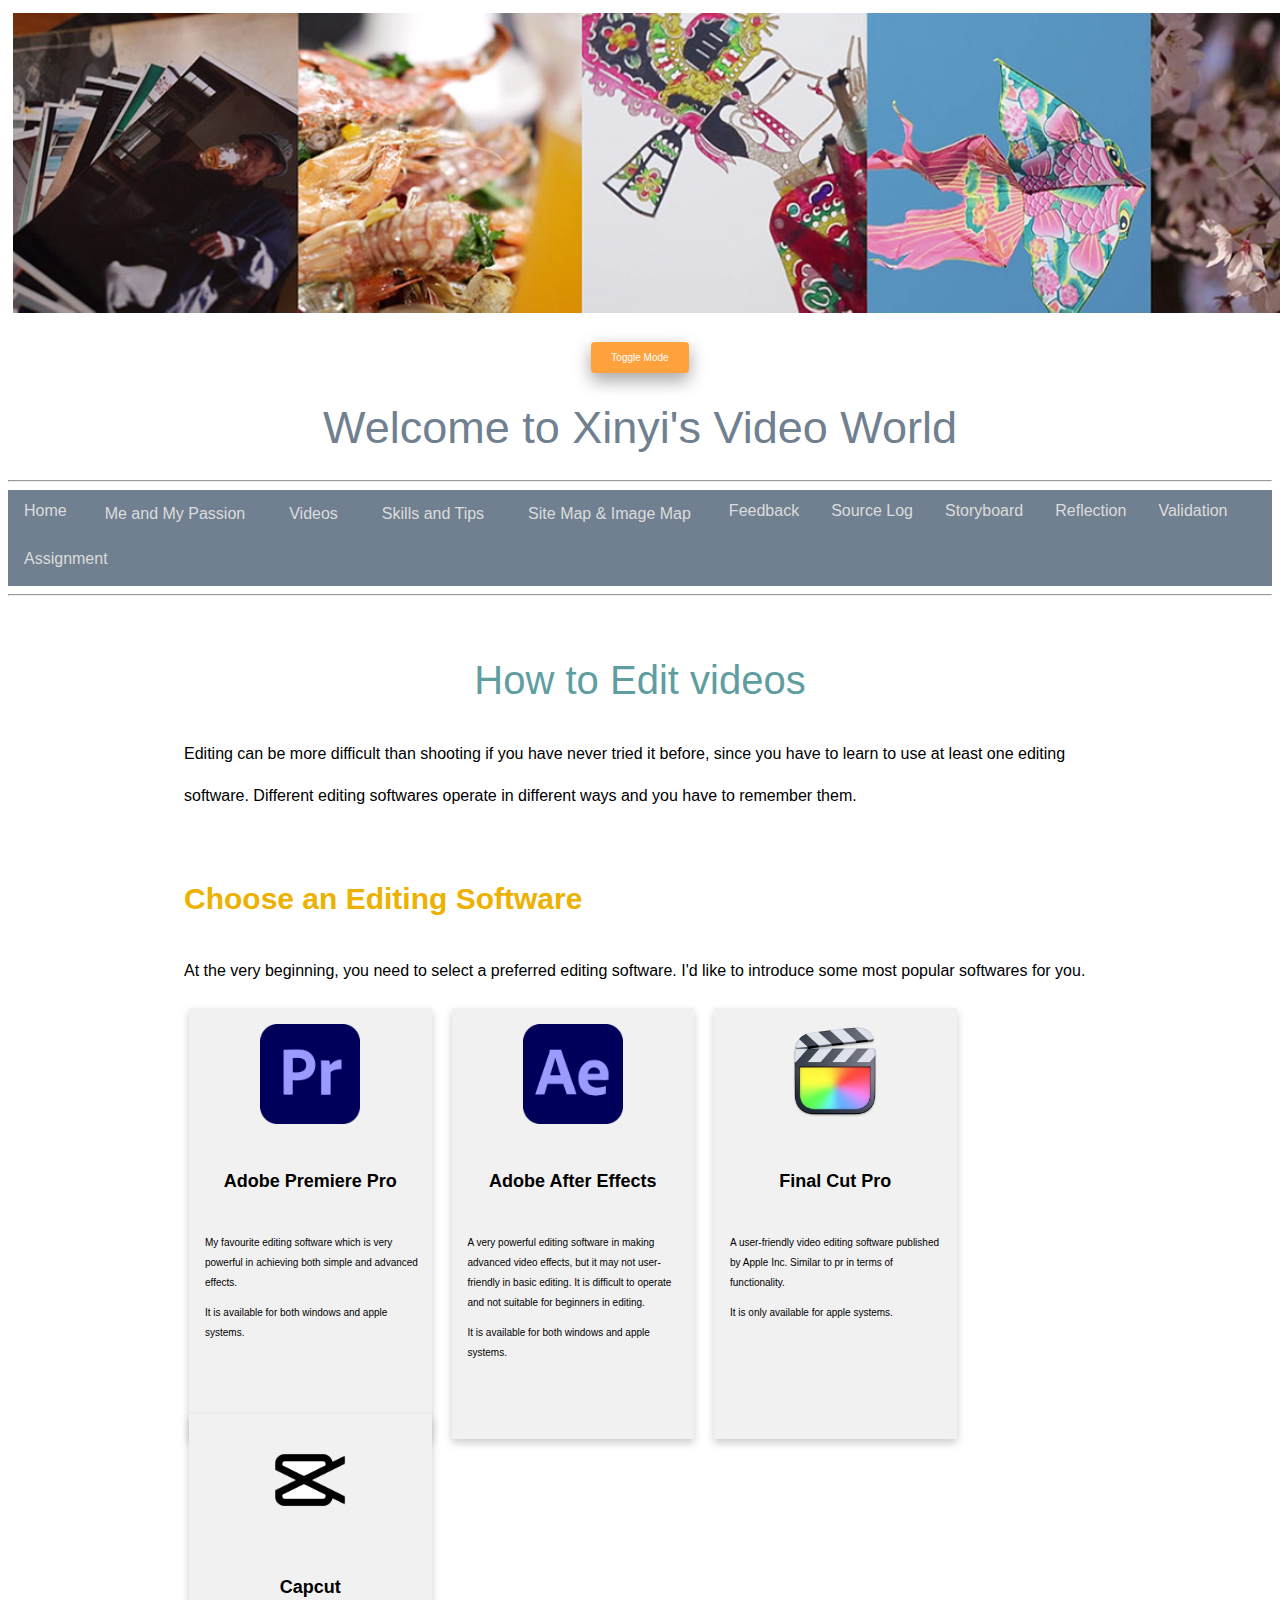
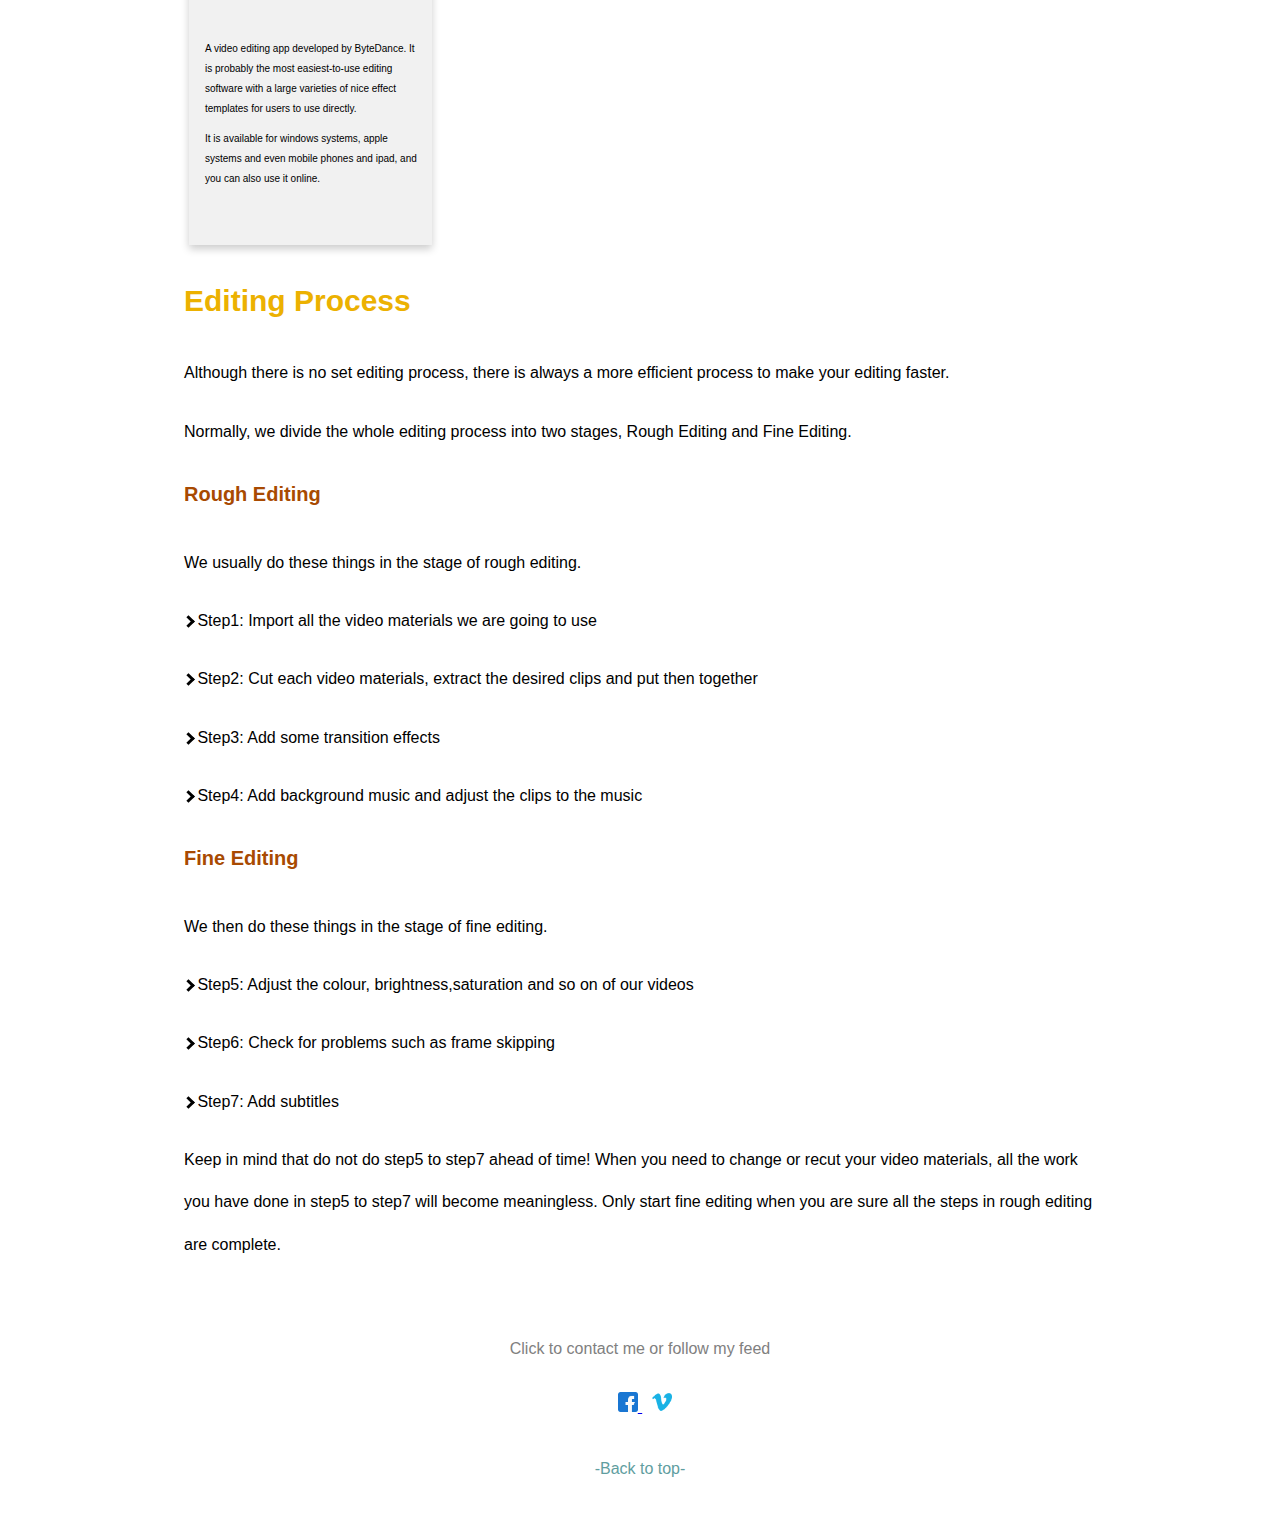
<file: Editing.html>
<!-- This is the page of Me and My Passion -->

<!DOCTYPE html>
<html lang="en">
<head>
    <meta charset="UTF-8">
    <meta http-equiv="X-UA-Compatible" content="IE=edge">
    <meta name="viewport" content="width=device-width, initial-scale=1.0">
    <title>Editing</title>
    <link rel="stylesheet" href="top.css">
    <link rel="stylesheet" href="Editing.css">
    <link rel="stylesheet" href="https://cdnjs.cloudflare.com/ajax/libs/font-awesome/4.7.0/css/font-awesome.min.css">
    <script src="dark.js"></script>
</head>
<body>

<!-- A design for the top part of every page on my website -->

<img id="cover" src="Images/cover.jpg" alt="Image failed to load">

<div id="buttonSection"><button class="btn2" onclick="myFunction()">Toggle Mode</button></div>

<h1>Welcome to Xinyi's Video World</h1>
<hr>

<!-- This is the navigation of my website -->

<div id="navigation">
    <a class="top" href="index.html">Home</a>
        <div class="dropdown">
            <button class="btn">Me and My Passion</button>
                <div class="dropdown-menu">
                    <a href="passion.html#me">About Me & My Passion</a><br>
                    <hr>
                    <a href="passion.html#site">About This Website</a>
                </div>
        </div> 
        <div class="dropdown">
            <button class="btn">Videos</button>
                <div class="dropdown-menu">
                    <a href="Exploring_Beer.html">Exploring Beer</a><br>
                    <hr>
                    <a href="Loving_Light_and_Shadow.html">Loving Light and Shadow</a>
                    <p></p><hr>
                    <a href="A_Bite_of_Qingdao.html">A Bite of Qingdao</a>
                </div>
        </div>
        <div class="dropdown">
            <button class="btn">Skills and Tips</button>
                <div class="dropdown-menu">
                    <a href="Shooting.html">Shooting</a><br>
                    <hr>
                    <a href="Editing.html">Editing</a><br>
                    <p></p><hr>
                    <a href="learn_more.html">Learn More</a>
                </div>
        </div>
        <div class="dropdown">
            <button class="btn">Site Map & Image Map</button>
                <div class="dropdown-menu">
                    <a href="sitemap.html">Site Map</a><br>
                    <hr>
                    <a href="imagemap.html">Image Map</a>
                </div>
        </div> 
    <a class="top" href="feedback.html">Feedback</a>
    <a class="top" href="sourcelog.html">Source Log</a>
    <a class="top" href="storyboard.html">Storyboard</a>
    <a class="top" href="reflection.html">Reflection</a>
    <a class="top" href="Validation.html">Validation</a>
    <a class="top" href="assignment.html">Assignment</a>
</div>
<hr>

<!-- This is the section below the navigation -->
     
<div id="main-body">

    <h2>How to Edit videos</h2>

    <p>Editing can be more difficult than shooting if you have never tried it before, since you have to learn to use at least one editing software. Different editing softwares operate in different ways and you have to remember them.</p>
    
    <h3>Choose an Editing Software</h3>

    <p>At the very beginning, you need to select a preferred editing software. I'd like to introduce some most popular softwares for you.</p>

    <div class="row">
        <div class="column">
          <div class="card">
            <img src="Images/pr.png" alt="Image failed to load" style="width: 100px;height: 100px;">
            <h5>Adobe Premiere Pro</h5>
            <div class="cardText">
                <p>My favourite editing software which is very powerful in achieving both simple and advanced effects.</p>
                <p>It is available for both windows and apple systems.</p>
                </div>
          </div>
        </div>
        <div class="column">
          <div class="card">
            <img src="Images/ae.png" alt="Image failed to load" style="width: 100px;height: 100px;">
            <h5>Adobe After Effects</h5>
            <div class="cardText">
                <p>A very powerful editing software in making advanced video effects, but it may not user-friendly in basic editing. It is difficult to operate and not suitable for beginners in editing.</p>
                <p>It is available for both windows and apple systems.</p>
            </div>
          </div>
        </div>
        <div class="column">
          <div class="card">
            <img src="Images/fcp.png" alt="Image failed to load" style="width: 100px;height: 100px;">
            <h5>Final Cut Pro</h5>
            <div class="cardText">
                <p>A user-friendly video editing software published by Apple Inc. Similar to pr in terms of functionality.</p>
                <p>It is only available for apple systems.</p>
            </div>
          </div>
        </div>
        <div class="column">
          <div class="card">
            <img src="Images/capcut.png" alt="Image failed to load" style="width: 100px;height: 100px;">
            <h5>Capcut</h5>
            <div class="cardText">
                <p>A video editing app developed by ByteDance. It is probably the most easiest-to-use editing software with a large varieties of nice effect templates for users to use directly.</p>
                <p>It is available for windows systems, apple systems and even mobile phones and ipad, and you can also use it online.</p>
            </div>
          </div>
        </div>
      </div>


    <h3>Editing Process</h3>

    <p>Although there is no set editing process, there is always a more efficient process to make your editing faster.</p>

    <p>Normally, we divide the whole editing process into two stages, Rough Editing and Fine Editing.</p>

    <h4>Rough Editing</h4>

    <p>We usually do these things in the stage of rough editing.</p>
    
    <p><i class="arrow right"></i>   Step1: Import all the video materials we are going to use</p>
    <p><i class="arrow right"></i>   Step2: Cut each video materials, extract the desired clips and put then together</p>
    <p><i class="arrow right"></i>   Step3: Add some transition effects</p>
    <p><i class="arrow right"></i>   Step4: Add background music and adjust the clips to the music</p>

    <h4>Fine Editing</h4>

    <p>We then do these things in the stage of fine editing.</p>

    <p><i class="arrow right"></i>   Step5: Adjust the colour, brightness,saturation and so on of our videos</p>
    <p><i class="arrow right"></i>   Step6: Check for problems such as frame skipping</p>
    <p><i class="arrow right"></i>   Step7: Add subtitles</p>

    <p>Keep in mind that do not do step5 to step7 ahead of time! When you need to change or recut your video materials, all the work you have done in step5 to step7 will become meaningless. Only start fine editing when you are sure all the steps in rough editing are complete.</p>


    <!-- Add 2 social media buttons-->
   
    <div id="socialButtons">
      <p>Click to contact me or follow my feed</p>
      <a target="_blank" href="https://www.facebook.com/profile.php?id=100083841635814">
        <img src="Images/facebook.png" alt="Image failed to load">
      </a>
      <a target="_blank" href="https://vimeo.com/user153894036">
        <img src="Images/vimeo.png" alt="Image failed to load">
      </a>
    </div>
   

    
    <!-- This is a convenient link for visitors to go back to the top of this page -->
    <p id="back"><a href="#cover">-Back to top-</a></p>

</div>

</body>
</html>
</file>
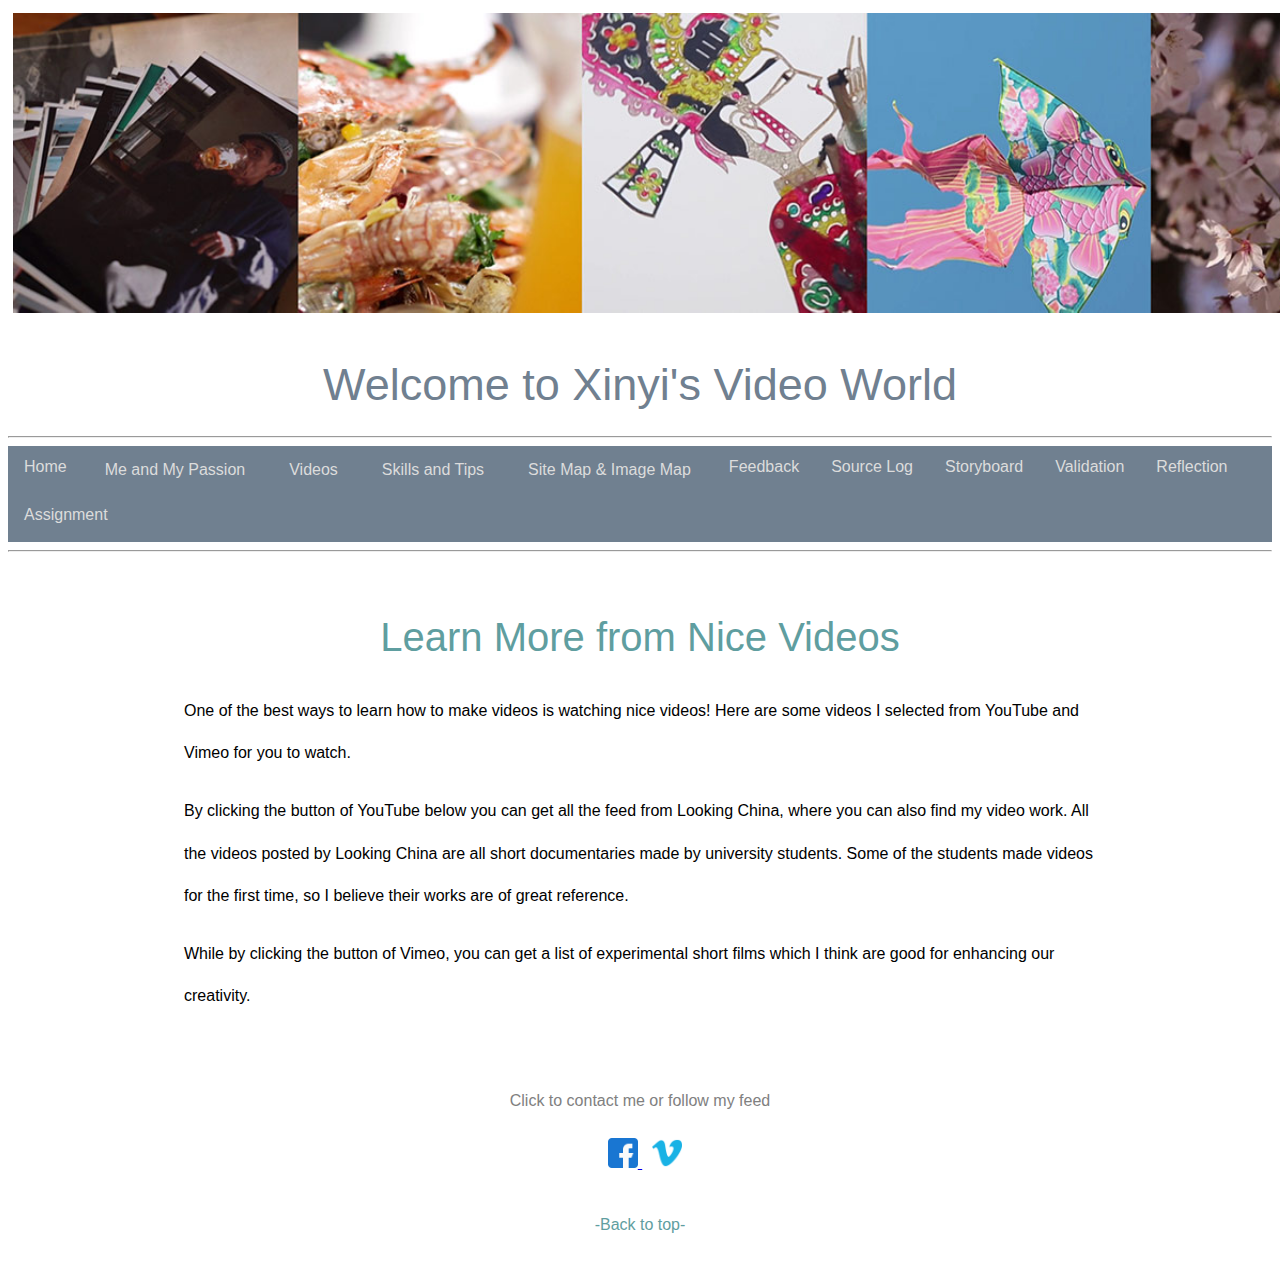
<file: learn_more.html>
<!-- This is the home page of my website-->

<!DOCTYPE html>
<html lang="en">
<head>
    <meta charset="UTF-8">
    <meta http-equiv="X-UA-Compatible" content="IE=edge">
    <meta name="viewport" content="width=device-width, initial-scale=1.0">
    <title> Learn More </title>
    <style>

    h2 {
    color: cadetblue;
    font-weight: lighter;
    font-size: 40px;
    font-family: 'Trebuchet MS', 'Lucida Sans Unicode', 'Lucida Grande', 'Lucida Sans', Arial, sans-serif;
    text-align: center;
    margin-bottom: 1.5ex;
    margin-top: 3ex;
    }

    </style>
    <link rel="stylesheet" href="top.css">
    <link rel="stylesheet" href="https://cdnjs.cloudflare.com/ajax/libs/font-awesome/4.7.0/css/font-awesome.min.css">
</head>
<body>

<!-- A design for the top part of every page on my website -->

<img id="cover" src="Images/cover.jpg" alt="Image failed to load">

<h1>Welcome to Xinyi's Video World</h1>
<hr>

<!-- This is the navigation of my website -->

<div id="navigation">
    <a class="top" href="index.html">Home</a>
        <div class="dropdown">
            <button class="btn">Me and My Passion</button>
                <div class="dropdown-menu">
                    <a href="passion.html#me">About Me & My Passion</a><br>
                    <hr>
                    <a href="passion.html#site">About This Website</a>
                </div>
        </div> 
        <div class="dropdown">
            <button class="btn">Videos</button>
                <div class="dropdown-menu">
                    <a href="Exploring_Beer.html">Exploring Beer</a><br>
                    <hr>
                    <a href="Loving_Light_and_Shadow.html">Loving Light and Shadow</a>
                    <p></p><hr>
                    <a href="A_Bite_of_Qingdao.html">A Bite of Qingdao</a>
                </div>
        </div>
        <div class="dropdown">
            <button class="btn">Skills and Tips</button>
                <div class="dropdown-menu">
                    <a href="Shooting.html">Shooting</a><br>
                    <hr>
                    <a href="Editing.html">Editing</a><br>
                    <p></p><hr>
                    <a href="learn_more.html">Learn More</a>
                </div>
        </div>
        <div class="dropdown">
            <button class="btn">Site Map & Image Map</button>
                <div class="dropdown-menu">
                    <a href="sitemap.html">Site Map</a><br>
                    <hr>
                    <a href="imagemap.html">Image Map</a>
                </div>
        </div> 
    <a class="top" href="feedback.html">Feedback</a>
    <a class="top" href="sourcelog.html">Source Log</a>
    <a class="top" href="storyboard.html">Storyboard</a>
    <a class="top" href="Validation.html">Validation</a>
    <a class="top" href="reflection.html">Reflection</a>
    <a class="top" href="assignment.html">Assignment</a>
</div>
<hr>

<!-- This is the section below the navigation -->

<div id="main-body">

<h2>Learn More from Nice Videos</h2>
    
<p>One of the best ways to learn how to make videos is watching nice videos! Here are some videos I selected from YouTube and Vimeo for you to watch.</p>

<p>By clicking the button of YouTube below you can get all the feed from Looking China, where you can also find my video work. All the videos posted by Looking China are all short documentaries made by university students. Some of the students made videos for the first time, so I believe their works are of great reference.</p>

<p>While by clicking the button of Vimeo, you can get a list of experimental short films which I think are good for enhancing our creativity.</p>


<!-- Add social networking feed -->
<div class="taggbox" style="width:100%;height:100%;" data-widget-id="110750" data-tags="false">
</div>
<script src="feed_nice_videos.js"></script>


<!-- Add 2 social media buttons-->
<div id="socialButtons">
<p>Click to contact me or follow my feed</p>
<a target="_blank" href="https://www.facebook.com/profile.php?id=100083841635814">
<img src="Images/facebook.png" alt="Image failed to load">
</a>
<a target="_blank" href="https://vimeo.com/user153894036">
<img src="Images/vimeo.png" alt="Image failed to load">
</a>
</div>


<!-- This is a convenient link for visitors to go back to the top of this page -->
<div><p id="back"><a href="#cover">-Back to top-</a></p></div>

</div>
</body>
</html>
</file>
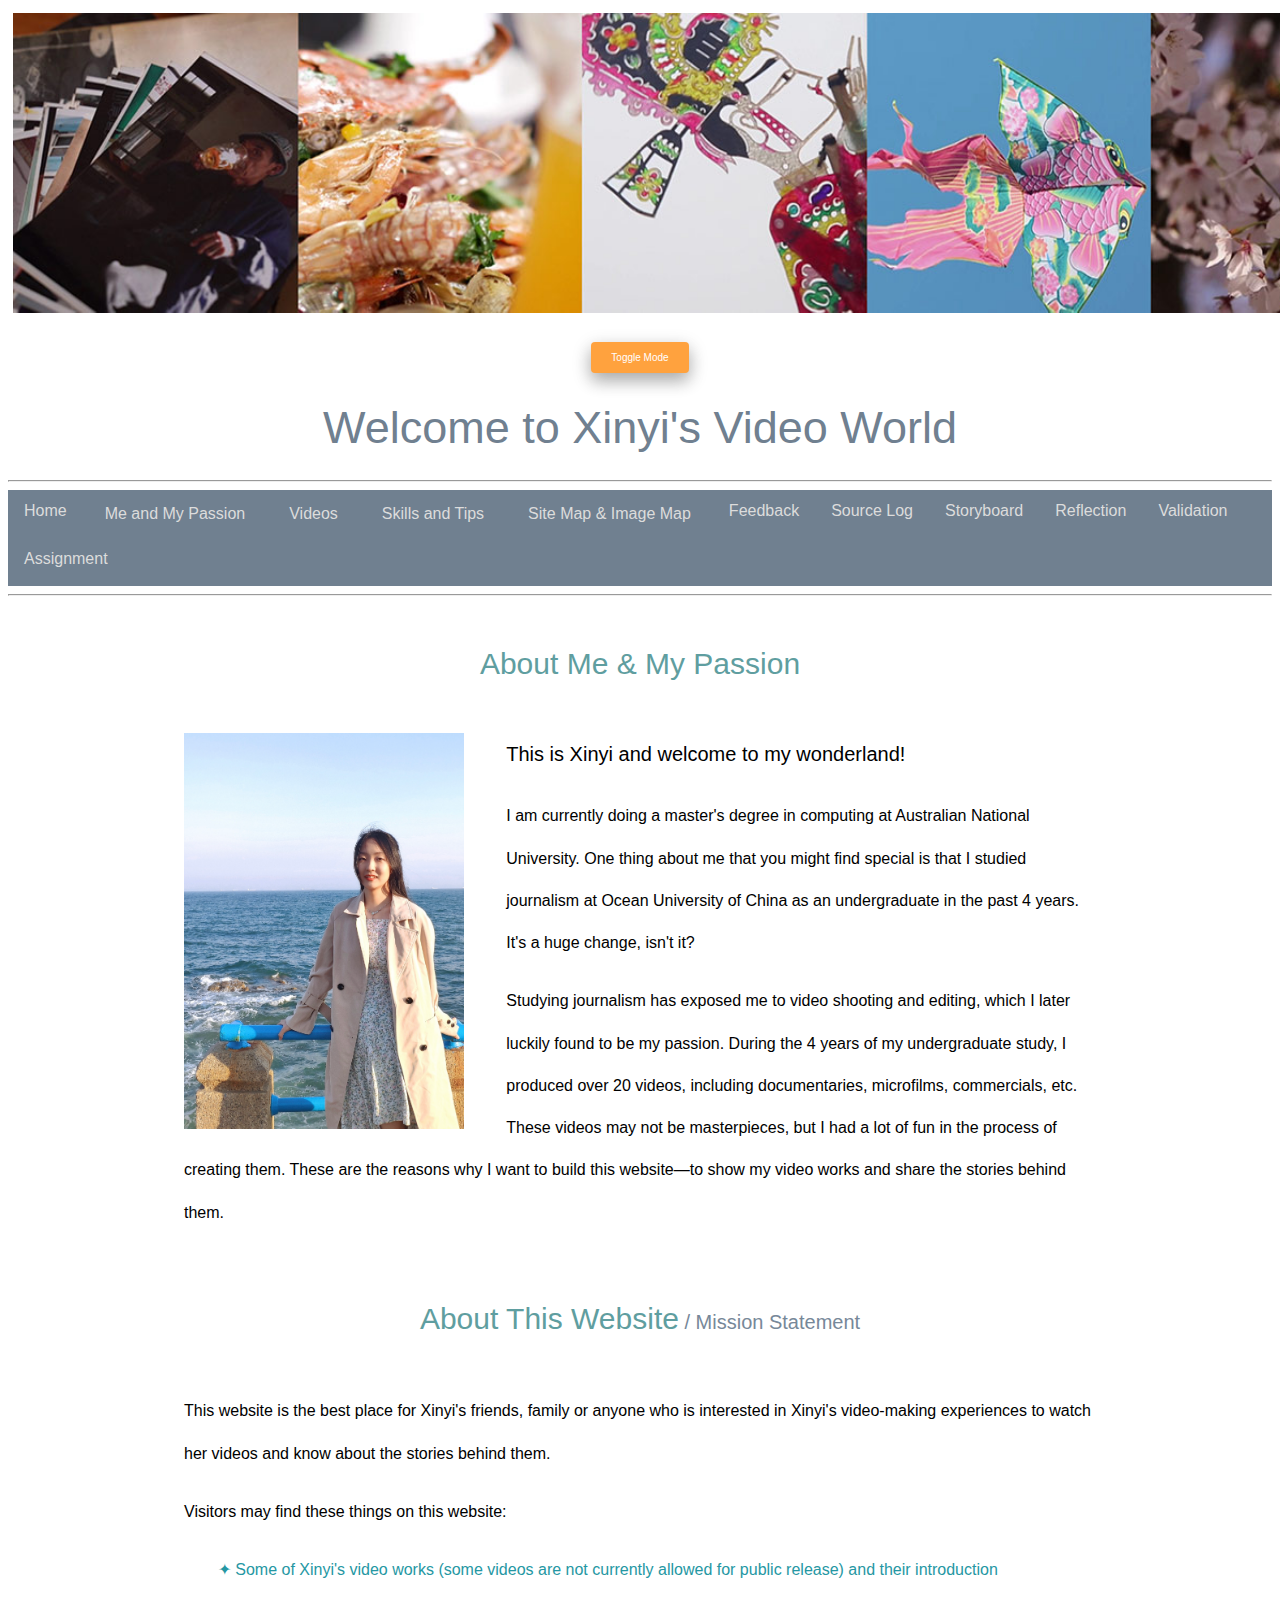
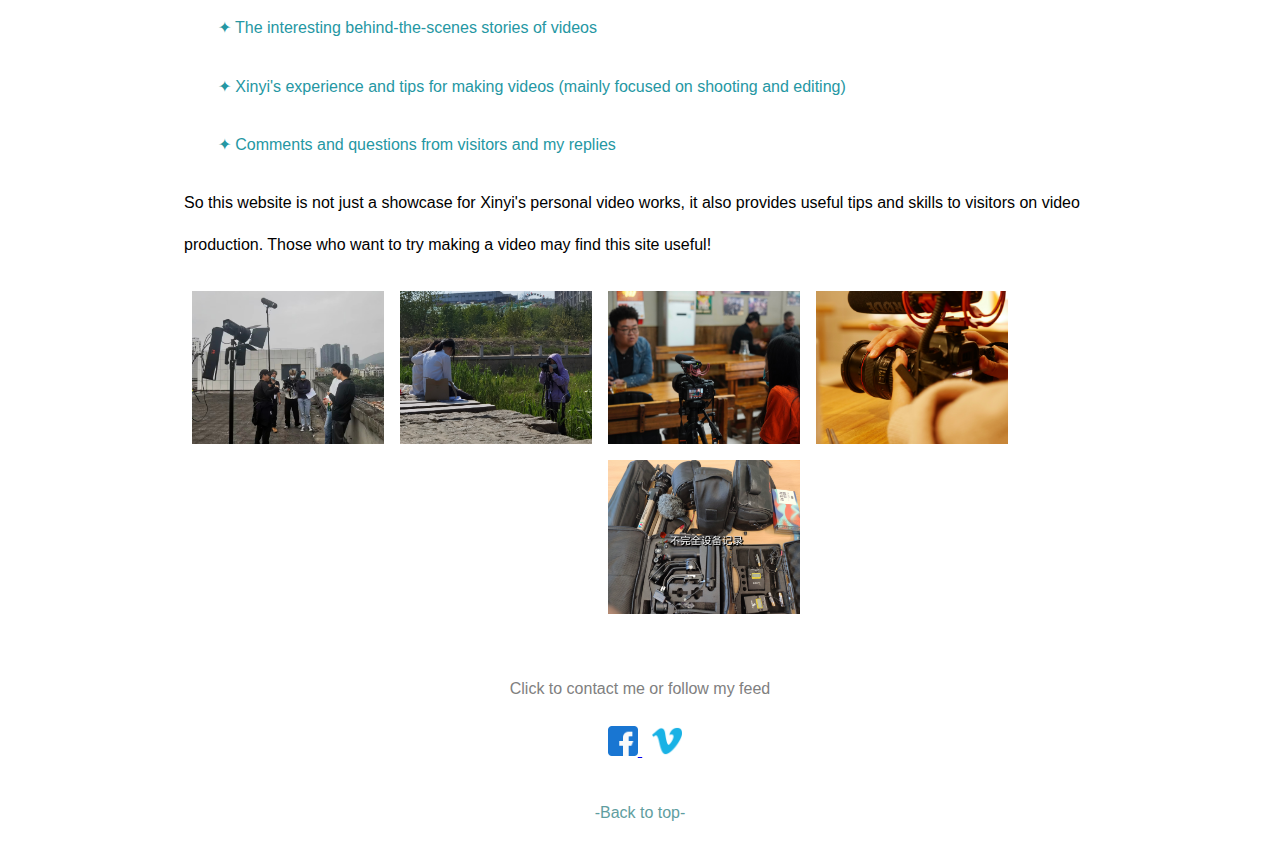
<file: passion.html>
<!-- This is the page of Me and My Passion -->

<!DOCTYPE html>
<html lang="en">
<head>
    <meta charset="UTF-8">
    <meta http-equiv="X-UA-Compatible" content="IE=edge">
    <meta name="viewport" content="width=device-width, initial-scale=1.0">
    <title>Me and my passion</title>
    <link rel="stylesheet" href="passion.css">
    <link rel="stylesheet" href="top.css">
    <script src="dark.js"></script>
</head>
<body>

<!-- A design for the top part of every page on my website -->

<img id="cover" src="Images/cover.jpg" alt="Image failed to load">

<div id="buttonSection"><button class="btn2" onclick="myFunction()">Toggle Mode</button></div>

<h1>Welcome to Xinyi's Video World</h1>
<hr>
<!-- This is the navigation of my website -->

<div id="navigation">
    <a class="top" href="index.html">Home</a>
        <div class="dropdown">
            <button class="btn">Me and My Passion</button>
                <div class="dropdown-menu">
                    <a href="passion.html#me">About Me & My Passion</a><br>
                    <hr>
                    <a href="passion.html#site">About This Website</a>
                </div>
        </div> 
        <div class="dropdown">
            <button class="btn">Videos</button>
                <div class="dropdown-menu">
                    <a href="Exploring_Beer.html">Exploring Beer</a><br>
                    <hr>
                    <a href="Loving_Light_and_Shadow.html">Loving Light and Shadow</a>
                    <p></p><hr>
                    <a href="A_Bite_of_Qingdao.html">A Bite of Qingdao</a>
                </div>
        </div>
        <div class="dropdown">
            <button class="btn">Skills and Tips</button>
                <div class="dropdown-menu">
                    <a href="Shooting.html">Shooting</a><br>
                    <hr>
                    <a href="Editing.html">Editing</a><br>
                    <p></p><hr>
                    <a href="learn_more.html">Learn More</a>
                </div>
        </div>
        <div class="dropdown">
            <button class="btn">Site Map & Image Map</button>
                <div class="dropdown-menu">
                    <a href="sitemap.html">Site Map</a><br>
                    <hr>
                    <a href="imagemap.html">Image Map</a>
                </div>
        </div> 
    <a class="top" href="feedback.html">Feedback</a>
    <a class="top" href="sourcelog.html">Source Log</a>
    <a class="top" href="storyboard.html">Storyboard</a>
    <a class="top" href="reflection.html">Reflection</a>
    <a class="top" href="Validation.html">Validation</a>
    <a class="top" href="assignment.html">Assignment</a>
</div>
<hr>

<!-- This is the section below the navigation -->
     
<div id="main-body">

    <!-- This is the section of Me and My Passion -->

    <h2 id="me">About Me & My Passion</h2>
    <div id="myphoto">
        <img src="Images/myphoto.jpg" alt="Image failed to load">
    </div>  
    <p id="greeting">This is Xinyi and welcome to my wonderland!</p>
    <p class="text"> I am currently doing a master's degree in computing at Australian National University. 
    One thing about me that you might find special is that I studied journalism at Ocean University of China as an undergraduate in the past 4 years. It's a huge change, isn't it?
    </p>
    <p class="text"> Studying journalism has exposed me to video shooting and editing, which I later luckily found to be my passion. 
    During the 4 years of my undergraduate study, I produced over 20 videos, including documentaries, microfilms, commercials, etc. 
    These videos may not be masterpieces, but I had a lot of fun in the process of creating them. 
    These are the reasons why I want to build this website—to show my video works and share the stories behind them. 
    </p>
     
    <div class="clear">
    </div>

    <!-- This is the section of Mission Statement -->
    
    <!-- To set 2 different styles for the text in one line -->

    <h2 id="site">About This Website<small id="mission"> / Mission Statement</small></h2>
    <p class="text">This website is the best place for Xinyi's friends, family or anyone who is interested in Xinyi's video-making experiences to watch her videos and know about the stories behind them.
    </p>
    <p class="text">Visitors may find these things on this website:</p>
    <p class="text-li">✦ Some of Xinyi's video works (some videos are not currently allowed for public release) and their introduction</p>
    <p class="text-li">✦ The interesting behind-the-scenes stories of videos</p>
    <p class="text-li">✦ Xinyi's experience and tips for making videos (mainly focused on shooting and editing)</p>
    <p class="text-li">✦ Comments and questions from visitors and my replies</p>
    <p class="text">So this website is not just a showcase for Xinyi's personal video works, it also provides useful tips and skills to visitors on video production. Those who want to try making a video may find this site useful! 
    </p>

    <div class="clear">
    </div>

    <div class="photos1-5"><img src="Images/1.jpg" alt="Image failed to load"></div>
    <div class="photos1-5"><img src="Images/2.jpg" alt="Image failed to load"></div>
    <div class="photos1-5"><img src="Images/3.jpg" alt="Image failed to load"></div>
    <div class="photos1-5"><img src="Images/4.jpg" alt="Image failed to load"></div>
    <div class="photos1-5"><img src="Images/5.jpg" alt="Image failed to load"></div>
    
    <div class="clear">
    </div>


    <!-- Add social media buttons-->
   
    <div id="socialButtons">
        <p>Click to contact me or follow my feed</p>
    <a target="_blank" href="https://www.facebook.com/profile.php?id=100083841635814">
        <img src="Images/facebook.png" alt="Image failed to load">
    </a>
    <a target="_blank" href="https://vimeo.com/user153894036">
        <img src="Images/vimeo.png" alt="Image failed to load">
    </a>
    </div>
    

    
    <!-- This is a convenient link for visitors to go back to the top of this page -->

    <p id="back"><a href="#cover">-Back to top-</a></p>

</div>

</body>
</html>
</file>
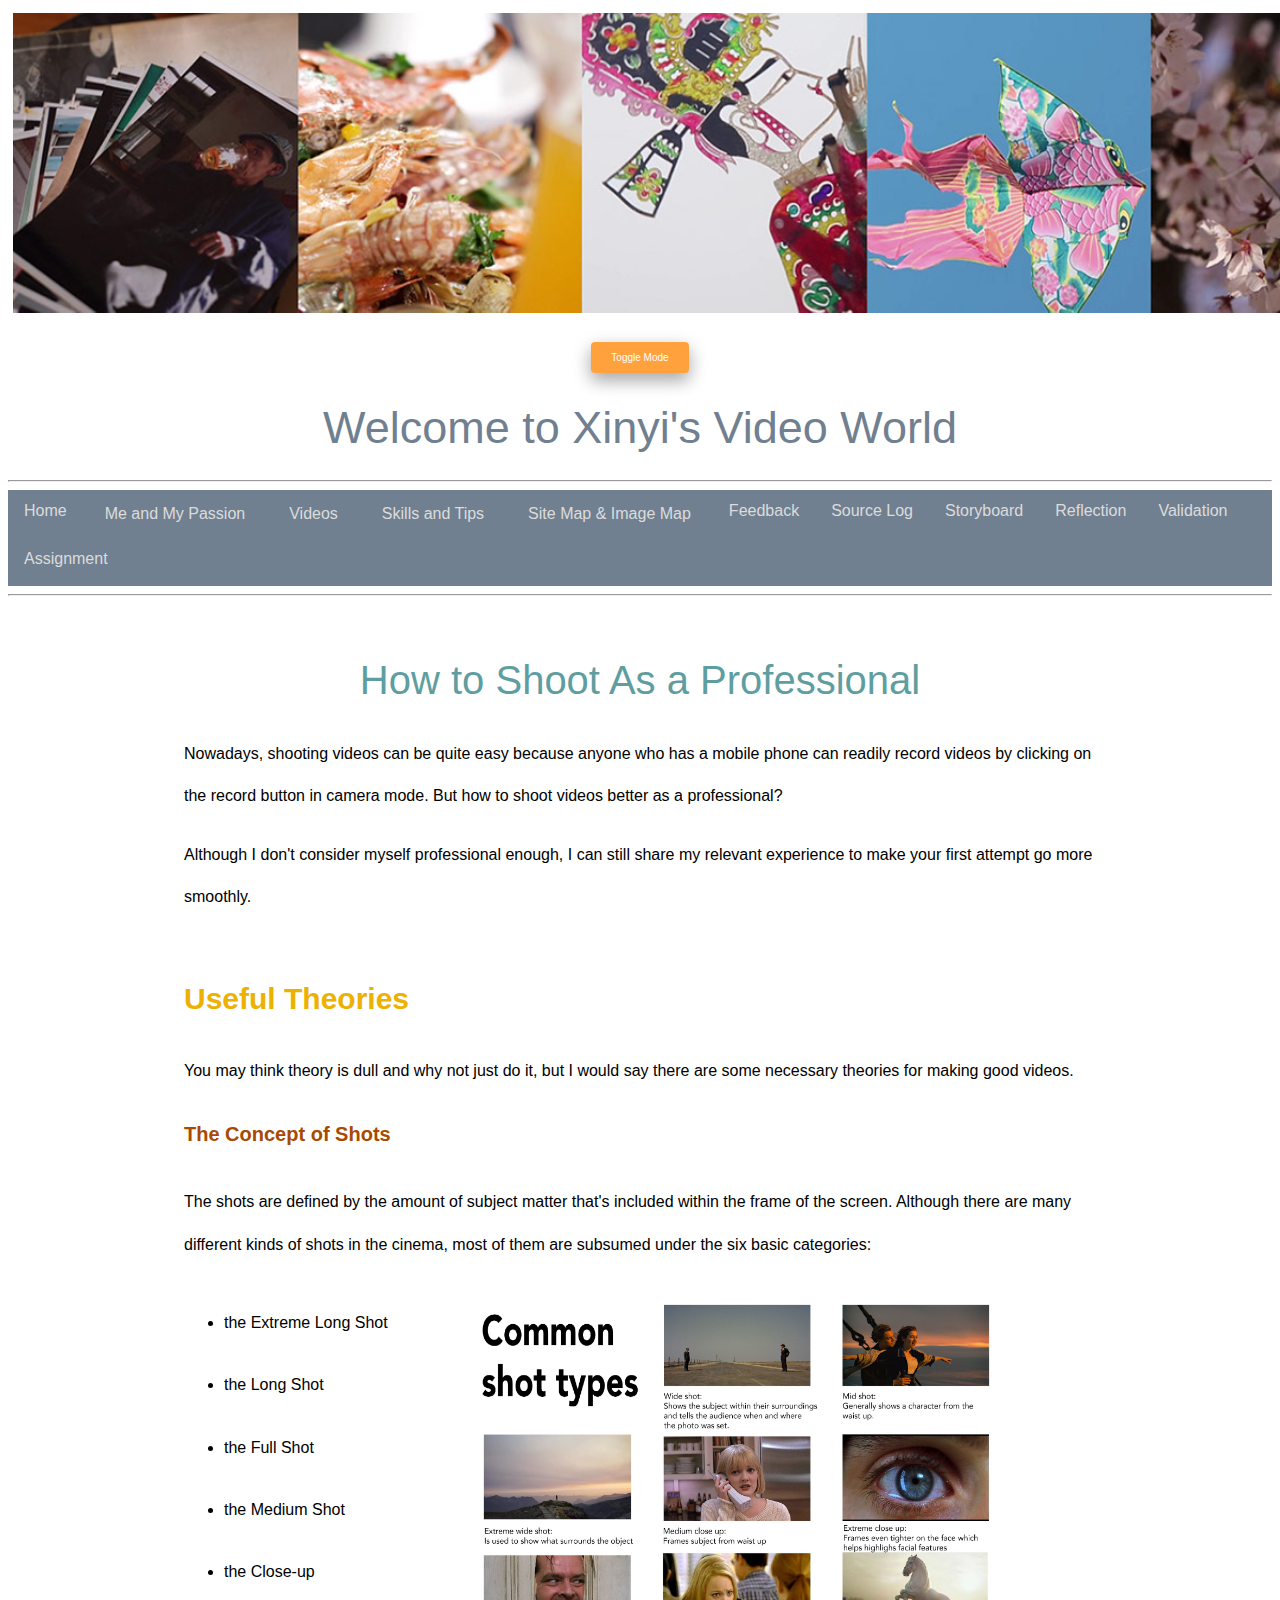
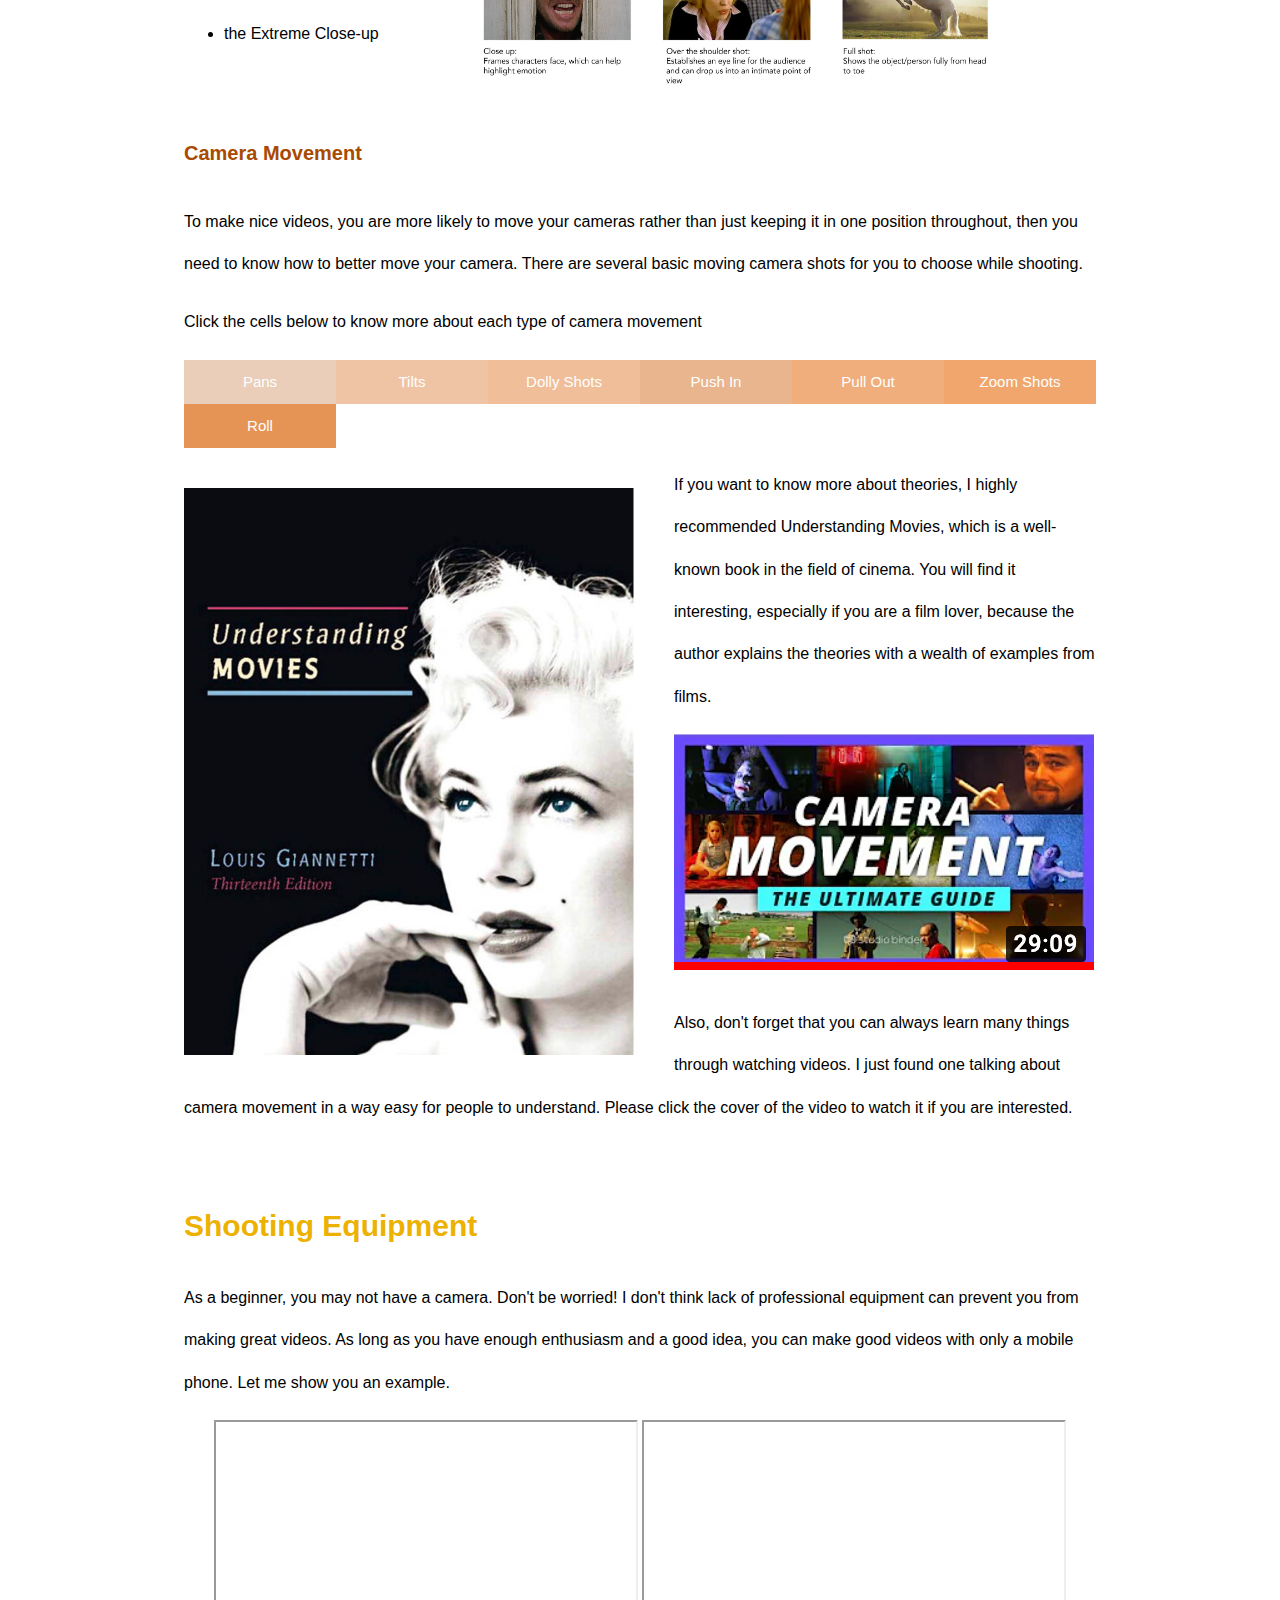
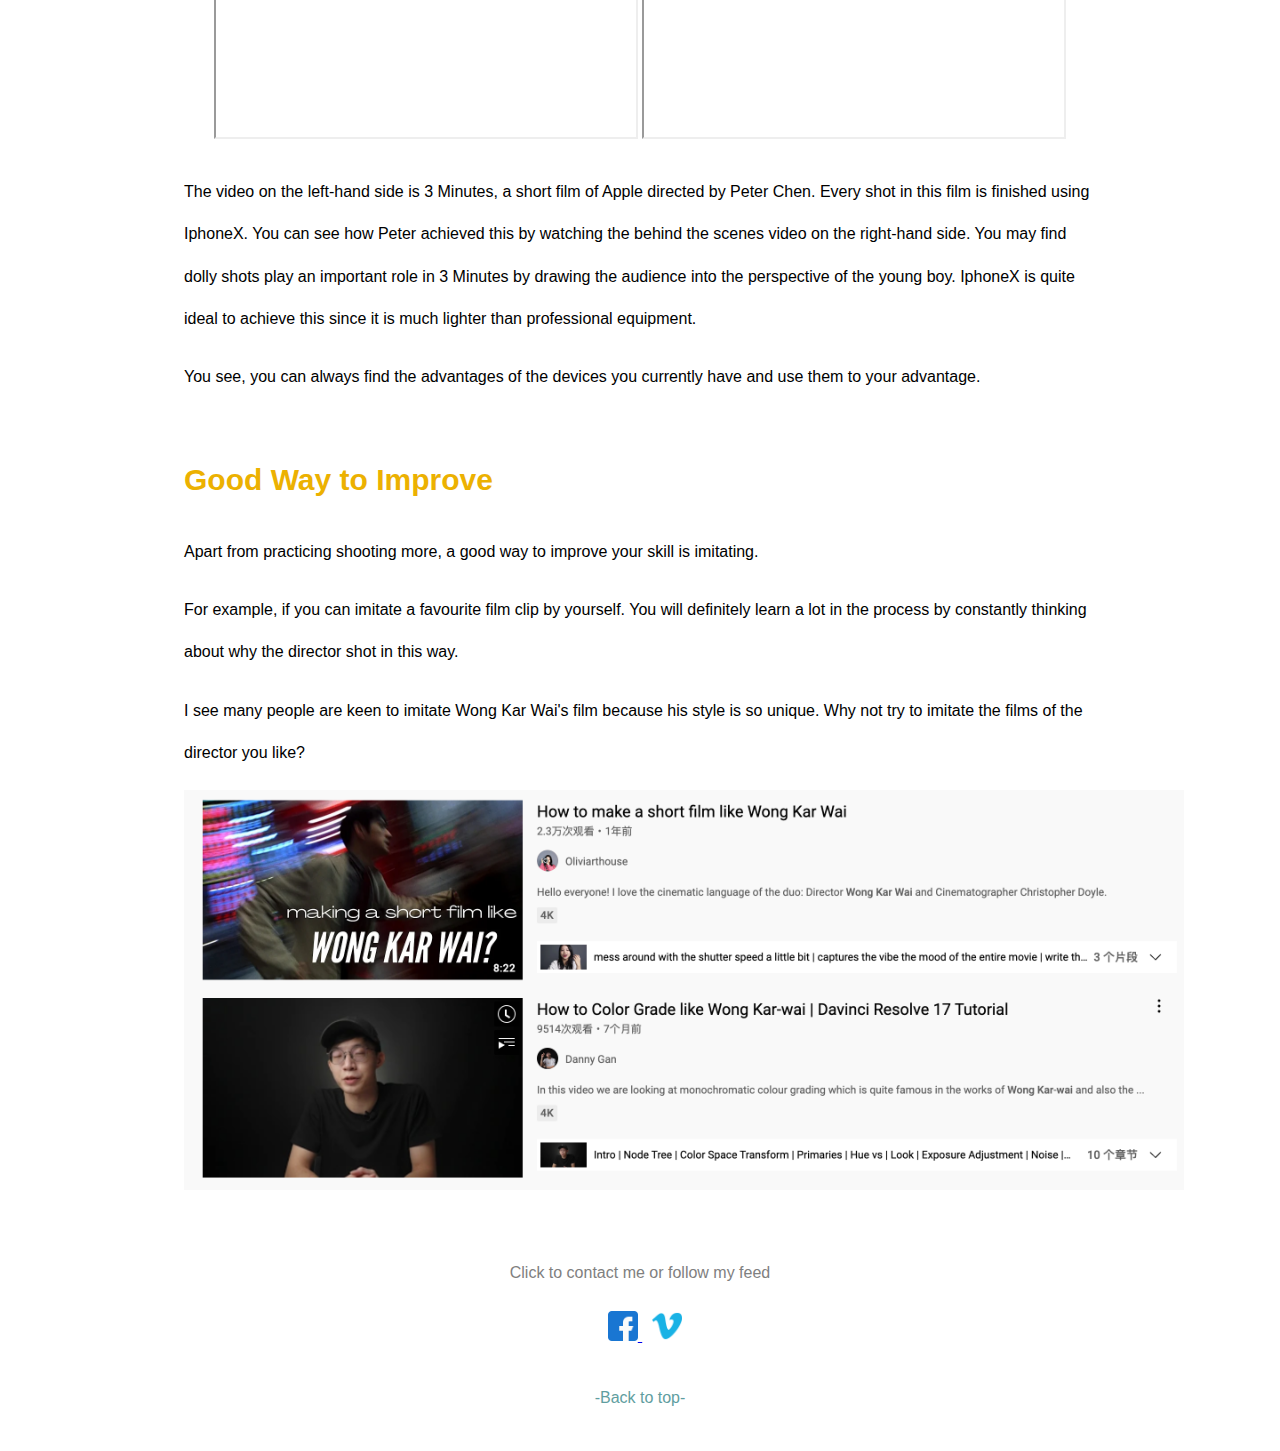
<file: Shooting.html>
<!-- This is the page of Shooting -->

<!DOCTYPE html>
<html lang="en">
<head>
    <meta charset="UTF-8">
    <meta http-equiv="X-UA-Compatible" content="IE=edge">
    <meta name="viewport" content="width=device-width, initial-scale=1.0">
    <title>Shooting</title>
    <link rel="stylesheet" href="top.css">
    <link rel="stylesheet" href="shooting.css">
    <script src="Shooting.js"></script>
    <script src="dark.js"></script>
</head>
<body>

<!-- A design for the top part of every page on my website -->

<img id="cover" src="Images/cover.jpg" alt="Image failed to load">

<!-- A button to switch between white mode and black mode -->
<div id="buttonSection"><button class="btn2" onclick="myFunction()">Toggle Mode</button></div>

<h1>Welcome to Xinyi's Video World</h1>
<hr>

<!-- This is the navigation of my website -->

<div id="navigation">
    <a class="top" href="index.html">Home</a>
        <div class="dropdown">
            <button class="btn">Me and My Passion</button>
                <div class="dropdown-menu">
                    <a href="passion.html#me">About Me & My Passion</a><br>
                    <hr>
                    <a href="passion.html#site">About This Website</a>
                </div>
        </div> 
        <div class="dropdown">
            <button class="btn">Videos</button>
                <div class="dropdown-menu">
                    <a href="Exploring_Beer.html">Exploring Beer</a><br>
                    <hr>
                    <a href="Loving_Light_and_Shadow.html">Loving Light and Shadow</a>
                    <p></p><hr>
                    <a href="A_Bite_of_Qingdao.html">A Bite of Qingdao</a>
                </div>
        </div>
        <div class="dropdown">
            <button class="btn">Skills and Tips</button>
                <div class="dropdown-menu">
                    <a href="Shooting.html">Shooting</a><br>
                    <hr>
                    <a href="Editing.html">Editing</a><br>
                    <p></p><hr>
                    <a href="learn_more.html">Learn More</a>
                </div>
        </div>
        <div class="dropdown">
            <button class="btn">Site Map & Image Map</button>
                <div class="dropdown-menu">
                    <a href="sitemap.html">Site Map</a><br>
                    <hr>
                    <a href="imagemap.html">Image Map</a>
                </div>
        </div> 
    <a class="top" href="feedback.html">Feedback</a>
    <a class="top" href="sourcelog.html">Source Log</a>
    <a class="top" href="storyboard.html">Storyboard</a>
    <a class="top" href="reflection.html">Reflection</a>
    <a class="top" href="Validation.html">Validation</a>
    <a class="top" href="assignment.html">Assignment</a>
</div>
<hr>

<!-- This is the section below the navigation -->
     
<div id="main-body">

    <h2>How to Shoot As a Professional</h2>

    <p>Nowadays, shooting videos can be quite easy because anyone who has a mobile phone can readily record videos by clicking on the record button in camera mode. 
        But how to shoot videos better as a professional?</p>
    <p>Although I don't consider myself professional enough, I can still share my relevant experience to make your first attempt go more smoothly.</p>
        
    
    <h3>Useful Theories</h3>

    <p>You may think theory is dull and why not just do it, but I would say there are some necessary theories for making good videos.</p>


    <h4>The Concept of Shots</h4>

    <p>The shots are defined by the amount of subject matter that's included within the frame of the screen.
        Although there are many different kinds of shots in the cinema, most of them are subsumed under the six basic categories:</p>

    <!-- A flip card to show some examples of different types of shots -->
    <div class="flip-card">
      <div class="flip-card-inner">
        <div class="flip-card-front">
            <img src="Images/shot_types2.png" alt="Image failed to load" style="width:572px;height:430px;">
        </div>
        <div class="flip-card-back">
            <img src="Images/shot_types.png" alt="Image failed to load" style="width:572px;height:430px;">
        </div>
      </div>
    </div>

    <!-- An unordered list of 6 basic shots -->
    <ul id="shotsTypes">
        <li>the Extreme Long Shot</li>
        <li>the Long Shot</li>
        <li>the Full Shot</li>
        <li>the Medium Shot</li>
        <li>the Close-up</li>
        <li>the Extreme Close-up</li>
      </ul>

    <!-- Clear the area below the list on the left of the flip card -->
    <div class="clear">
    </div>


    <h4>Camera Movement</h4>
    
    <p>To make nice videos, you are more likely to move your cameras rather than just keeping it in one position throughout, then you need to know how to better move your camera.
        There are several basic moving camera shots for you to choose while shooting.
    </p>

    <!-- An expanding grid to introduce 7 kinds of camera movements -->
    
    <p>Click the cells below to know more about each type of camera movement</p>

    <!-- A row of 7 buttons with each of them showing the name of 1 camera movement -->
    <div class="row">
    <div class="column" onclick="openTab('b1');" style="background:rgb(234, 206, 185);">Pans</div>
    <div class="column" onclick="openTab('b2');" style="background:rgb(239, 196, 164);">Tilts</div>
    <div class="column" onclick="openTab('b3');" style="background:rgb(240, 190, 152);">Dolly Shots</div>
    <div class="column" onclick="openTab('b4');" style="background:rgb(233, 181, 142);">Push In</div>
    <div class="column" onclick="openTab('b5');" style="background:rgb(239, 174, 124);">Pull Out</div>
    <div class="column" onclick="openTab('b6');" style="background:rgb(240, 166, 109);">Zoom Shots</div>
    <div class="column" onclick="openTab('b7');" style="background:rgb(230, 148, 85);">Roll</div>
    </div>
  
    <!-- The hidden part of the expanding grid (only appear after being clicked)-->

    <div id="b1" class="containerTab" style="display:none;background:rgb(234, 206, 185)">
    <!-- Add a close button -->
    <span onclick="this.parentElement.style.display='none'" class="closebtn">x</span>
    <h5>Pans</h5>
    <p>The camera pan directs a camera horizontally left or right. The pan camera movement is typically achieved with a tripod head, but can also be done handheld or with a stabilizer.
    </p>
    </div>
  
    <div id="b2" class="containerTab" style="display:none;background:rgb(239, 196, 164)">
    <span onclick="this.parentElement.style.display='none'" class="closebtn">x</span>
    <h5>Tilts</h5>
    <p>Camera tilts are just like pans, only vertical. Tilt camera movements direct a camera upward or downward.
    </p>
    </div>
  
    <div id="b3" class="containerTab" style="display:none;background:rgb(240, 190, 152)">
    <span onclick="this.parentElement.style.display='none'" class="closebtn">x</span>
    <h5>Dolly Shots</h5>
    <p>Dolly shots, sometimes called trucking or tracking shots, are taken from a moving vehicle. The vehicle literally moves in, out, or alongside a moving figure or object while the action is being photographed.
    </p>
    </div>

    <div id="b4" class="containerTab" style="display:none;background:rgb(233, 181, 142)">
    <span onclick="this.parentElement.style.display='none'" class="closebtn">x</span>
    <h5>Push In</h5>
    <p>A push-in moves the camera closer to a subject typically with a dolly camera movement or Steadicam. Push-ins can draw the audience's attention toward a specific detail. Filmmakers also push-in toward characters to try and infer what is occurring internally. </p>
    </div>

    <div id="b5" class="containerTab" style="display:none;background:rgb(239, 174, 124)">
    <span onclick="this.parentElement.style.display='none'" class="closebtn">x</span>
    <h5>Pull Out</h5>
    <p>The camera pull out is the exact opposite of the push in. A pull out is a smooth camera movement that moves the camera further away from a subject. This movement causes the subject to grow smaller while simultaneously revealing their surroundings.</p>
    </div>

    <div id="b6" class="containerTab" style="display:none;background:rgb(240, 166, 109)">
    <span onclick="this.parentElement.style.display='none'" class="closebtn">x</span>
    <h5>Zoom Shots</h5>
    <p>Although zooms are technically not a camera movement they do create movement within the image. Zooms change the focal length of a camera lens to either zoom in (magnify) or zoom out (de-magnify) the size of a subject in the frame.</p>
    </div>

    <div id="b7" class="containerTab" style="display:none;background:rgb(230, 148, 85)">
    <span onclick="this.parentElement.style.display='none'" class="closebtn">x</span>
    <h5>Roll</h5>
    <p>The camera roll is a rotational camera movement that rotates the camera over its side on its long axis. Rolls can be dizzying and unnatural.</p>
    </div>

    <div id="bookCover"><img src="Images/understanding_movies.png" alt="Image failed to load"></div>
    <p>If you want to know more about theories, I highly recommended Understanding Movies, which is a well-known book in the field of cinema. You will find it interesting, especially if you are a film lover, because the author explains the theories with a wealth of examples from films.</p>

    <!-- Add a image link of a YouTube video -->
    <a href="https://www.youtube.com/watch?v=IiyBo-qLDeM">
      <img id="cameraMovement" alt="Image failed to load" src="Images/camera_movement.png">
    </a>

    <p>Also, don't forget that you can always learn many things through watching videos. I just found one talking about camera movement in a way easy for people to understand. Please click the cover of the video to watch it if you are interested.</p>

    <!-- To claer the area -->
    <div class="clear">
    </div>

    <h3>Shooting Equipment</h3>

    <p>As a beginner, you may not have a camera. Don't be worried! I don't think lack of professional equipment can prevent you from making great videos. 
       As long as you have enough enthusiasm and a good idea, you can make good videos with only a mobile phone. Let me show you an example.
    </p>

    <!-- Embed 2 YouTube videos -->
    <div id="twoVideos">
    <iframe width="420" height="315"
    src="https://www.youtube.com/embed/ZZgAACCUL34?controls=0">
    </iframe>
    <iframe width="420" height="315"
    src="https://www.youtube.com/embed/fvUdEgP8B3U?controls=0">
    </iframe>
    </div>


    <p>The video on the left-hand side is 3 Minutes, a short film of Apple directed by Peter Chen. Every shot in this film is finished using IphoneX. You can see how Peter achieved this by watching the behind the scenes video on the right-hand side.
        You may find dolly shots play an important role in 3 Minutes by drawing the audience into the perspective of the young boy. IphoneX is quite ideal to achieve this since it is much lighter than professional equipment. 
    </p>

    <p>You see, you can always find the advantages of the devices you currently have and use them to your advantage.</p>

    <h3>Good Way to Improve</h3>

    <p>Apart from practicing shooting more, a good way to improve your skill is imitating.</p>
    <p>For example, if you can imitate a favourite film clip by yourself. You will definitely learn a lot in the process by constantly thinking about why the director shot in this way.</p>
    <p>I see many people are keen to imitate Wong Kar Wai's film because his style is so unique. Why not try to imitate the films of the director you like? </p>

    <img src="Images/imitating.png" alt="Image failed to load" style="width: 1000px;">


    <!-- Add 2 social media buttons-->
    <div id="socialButtons">
      <p>Click to contact me or follow my feed</p>
      <a target="_blank" href="https://www.facebook.com/profile.php?id=100083841635814">
        <img src="Images/facebook.png" alt="Image failed to load">
      </a>
      <a target="_blank" href="https://vimeo.com/user153894036">
        <img src="Images/vimeo.png" alt="Image failed to load">
      </a>
    </div>


    <!-- This is a convenient link for visitors to go back to the top of this page -->
    <p id="back"><a href="#cover">-Back to top-</a></p>

</div>
</body>
</html>
</file>
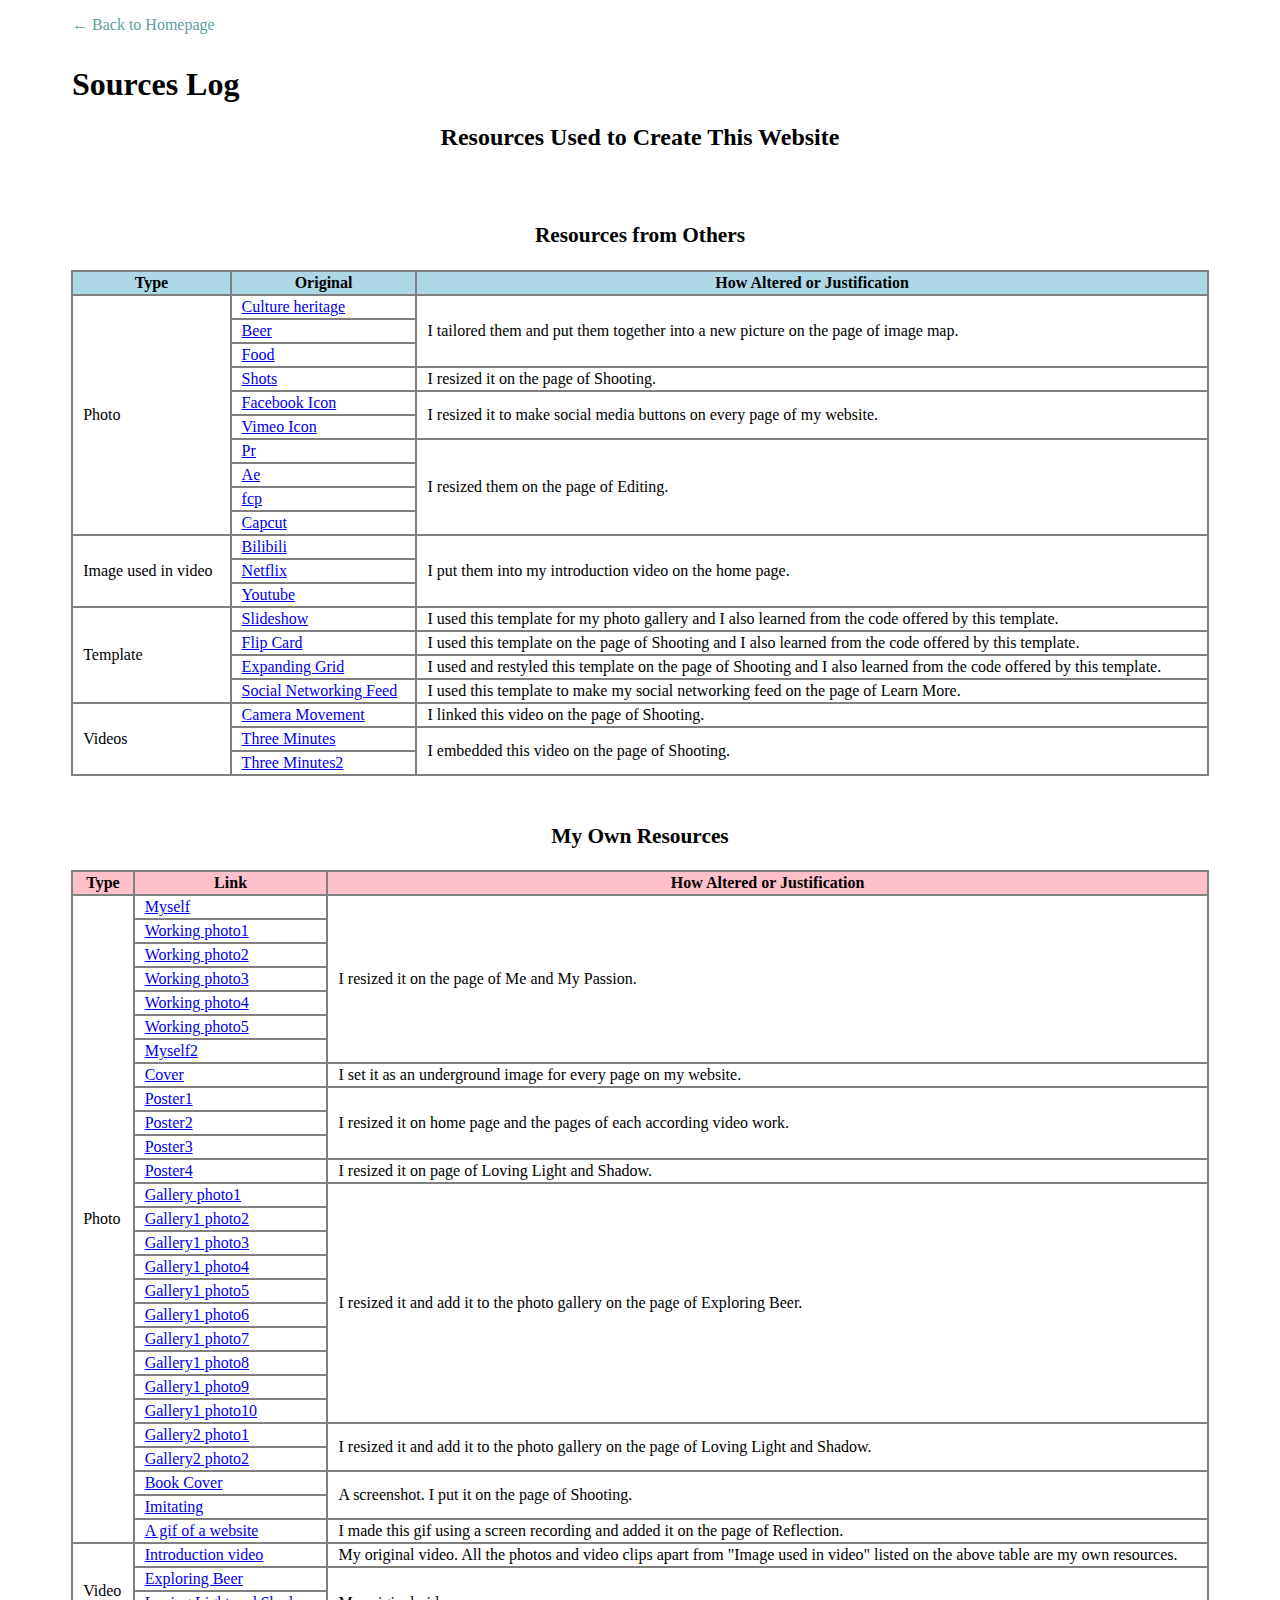
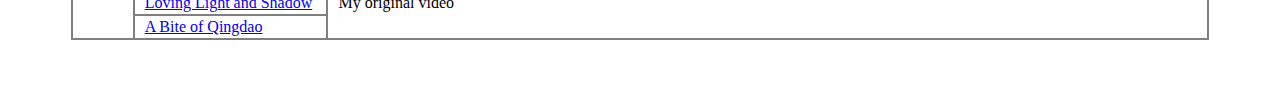
<file: sourcelog.html>
<!-- This is the my source log -->

<!DOCTYPE html>
<html lang="en">
<head>
    <meta charset="UTF-8">
    <meta http-equiv="X-UA-Compatible" content="IE=edge">
    <meta name="viewport" content="width=device-width, initial-scale=1.0">
    <title>Source Log</title>
    <link rel="stylesheet" href="sourcelog.css">
</head>
<body>

    <!-- This is a convenient link for visitors to go back to home page -->

    <p id="homepage"><a href="index.html">← Back to Homepage</a></p>

    <h1>Sources Log</h1>
    <h2>Resources Used to Create This Website</h2>
    
    <!-- The first table records resourced from others -->
    <!-- The table is now empty as I haven't used anyone's resources -->

    <table id="t1">
        <caption>Resources from Others</caption>
        <tr>
            <th>Type</th>
            <th>Original</th>
            <th>How Altered or Justification</th>
        </tr>
        <tr>
            <td rowspan="10">Photo</td>
            <td><a href="https://gimg2.baidu.com/image_search/src=http%3A%2F%2Fpic.51yuansu.com%2Fpic3%2Fcover%2F03%2F86%2F25%2F5c1c5819817de_610.jpg&refer=http%3A%2F%2Fpic.51yuansu.com&app=2002&size=f9999,10000&q=a80&n=0&g=0n&fmt=auto?sec=1666273207&t=c89d0b81f786d876cec9d4fe7e071ebc">Culture heritage</a></td>
           <td rowspan="3">I tailored them and put them together into a new picture on the page of image map.</td>
        </tr>
        <tr>
           <td><a href="https://img2.baidu.com/it/u=818820477,1973129430&fm=253&fmt=auto&app=138&f=JPEG?w=590&h=500">Beer</a></td>
        <tr>
           <td><a href="https://pic.ntimg.cn/file/20200823/1529049_163817991088_2.jpg">Food</a></td>
        </tr>
        <tr>
            <td><a href="https://www.pinterest.com.au/pin/702491241859732475/">Shots</a></td>
            <td>I resized it on the page of Shooting.</td>
         </tr>
         <tr>
            <td><a href="https://www.flaticon.com/search?word=facebook&order_by=4">Facebook Icon</a></td>
            <td rowspan="2">I resized it to make social media buttons on every page of my website.</td>
         </tr>
         <tr>
            <td><a href="https://www.flaticon.com/search?word=vimeo&order_by=4">Vimeo Icon</a></td>
         </tr>
        <tr>
            <td><a href="https://en.wikipedia.org/wiki/Adobe_Premiere_Pro#/media/File:Adobe_Premiere_Pro_CC_icon.svg">Pr</a></td>
            <td rowspan="4">I resized them on the page of Editing.</td>
        </tr>
        <tr>
            <td><a href="https://en.wikipedia.org/wiki/Adobe_After_Effects#/media/File:Adobe_After_Effects_CC_icon.svg">Ae</a></td>
        </tr>
        <tr>
            <td><a href="https://en.wikipedia.org/wiki/Final_Cut_Pro#/media/File:2015_Final_Cut_Pro_Logo.png">fcp</a></td>
        </tr>
        <tr>
            <td><a href="https://brandlogos.net/capcut-app-logo-icon-vector-94380.html">Capcut</a></td>
        </tr>
        <tr>
           <td rowspan="3">Image used in video</td>
           <td><a href="https://gimg2.baidu.com/image_search/src=http%3A%2F%2Farticle-fd.zol-img.com.cn%2Ft_s640x2000%2Fg6%2FM00%2F0A%2F01%2FChMkKmBZObCIHYAKAABFPfWqDdUAAL6cQPuDjEAAEVV064.jpg&refer=http%3A%2F%2Farticle-fd.zol-img.com.cn&app=2002&size=f9999,10000&q=a80&n=0&g=0n&fmt=auto?sec=1666090808&t=1a499a00ef8e90e4eae5d715ccaa7743">Bilibili</a></td>
           <td rowspan="3">I put them into my introduction video on the home page.</td>
        </tr>
        <tr>
           <td><a href="https://i.pcmag.com/imagery/reviews/05cItXL96l4LE9n02WfDR0h-5..v1582751026.png">Netflix</a></td>
        </tr>
        <tr>
           <td><a href="https://www.youtube.com/img/desktop/yt_1200.png">Youtube</a></td>
        </tr>
        <tr>
            <td rowspan="4">Template</td>
            <td><a href="https://www.w3schools.com/howto/howto_js_slideshow.asp">Slideshow</a></td>
            <td>I used this template for my photo gallery and I also learned from the code offered by this template.</td>
        </tr>
        <tr>
            <td><a href="https://www.w3schools.com/howto/howto_css_flip_card.asp">Flip Card</a></td>
            <td>I used this template on the page of Shooting and I also learned from the code offered by this template.</td>
        </tr>
        <tr>
            <td><a href="https://www.w3schools.com/howto/howto_js_expanding_grid.asp">Expanding Grid</a></td>
            <td>I used and restyled this template on the page of Shooting and I also learned from the code offered by this template.</td>
        </tr>
        <tr>
            <td><a href="https://taggbox.com/support/how-to-add-feeds-to-taggbox-widget/">Social Networking Feed</a></td>
            <td>I used this template to make my social networking feed on the page of Learn More.</td>
        </tr>
        <tr>
            <td rowspan="3">Videos</td>
            <td><a href="https://www.youtube.com/watch?v=IiyBo-qLDeM">Camera Movement</a></td>
            <td>I linked this video on the page of Shooting.</td>
        </tr>
        <tr>
            <td><a href="https://www.youtube.com/embed/ZZgAACCUL34?controls=0">Three Minutes</a></td>
            <td rowspan="2">I embedded this video on the page of Shooting.</td>
        </tr>
        <tr>
            <td><a href="https://www.youtube.com/embed/fvUdEgP8B3U?controls=0">Three Minutes2</a></td>
        </tr>

    </table>

    <!-- The second table record resourced from others -->

    <table id="t2">
        <caption>My Own Resources</caption>
         <tr>
            <th>Type</th>
            <th>Link</th>
            <th>How Altered or Justification</th>
         </tr>
         <tr>
             <td rowspan="27">Photo</td>
             <td><a href="Images/myphoto.jpg">Myself</a></td>
            <td rowspan="7">I resized it on the page of Me and My Passion.</td>
         </tr>
         <tr>
            <td><a href="Images/1.jpg">Working photo1</a></td>
        </tr>
        <tr>
            <td><a href="Images/2.jpg">Working photo2</a></td>
        </tr>
        <tr>
            <td><a href="Images/3.jpg">Working photo3</a></td>
        </tr>
        <tr>
            <td><a href="Images/4.jpg">Working photo4</a></td>
        </tr>
        <tr>
            <td><a href="Images/5.jpg">Working photo5</a></td>
        </tr>
        <tr>
            <td><a href="Images/myphoto.jpg">Myself2</a></td>
        </tr>
        <tr>
            <td><a href="Images/cover.jpg">Cover</a></td>
            <td>I set it as an underground image for every page on my website.</td>
        </tr>
        <tr>
            <td><a href="Images/Exploring_Beer_Poster.jpg">Poster1</a></td>
            <td rowspan="3">I resized it on home page and the pages of each according video work.</td>
        </tr>
        <tr>
            <td><a href="Images/Loving_Light_and_Shadow_Poster.jpg">Poster2</a></td>
        </tr>
        <tr>
            <td><a href="Images/A_Bite_of_Qingdao_poster.PNG">Poster3</a></td>
        </tr>
        <tr>
            <td><a href="Images/Loving_Light_and_Shadow_Poster2.jpg">Poster4</a></td>
            <td>I resized it on page of Loving Light and Shadow.</td>
        <tr>
            <td><a href="Images/g1.png">Gallery photo1</a></td>
            <td rowspan="10">I resized it and add it to the photo gallery on the page of Exploring Beer.</td>
        </tr>
        <tr>
            <td><a href="Images/g2.png">Gallery1 photo2</a></td>
        </tr>
        <tr>
            <td><a href="Images/g3.png">Gallery1 photo3</a></td>
        </tr>
        <tr>
            <td><a href="Images/g4.png">Gallery1 photo4</a></td>
        </tr>
        <tr>
            <td><a href="Images/g5.png">Gallery1 photo5</a></td>
        </tr>
        <tr>
            <td><a href="Images/g6.png">Gallery1 photo6</a></td>
        </tr>
        <tr>
            <td><a href="Images/g7.png">Gallery1 photo7</a></td>
        </tr>
        <tr>
            <td><a href="Images/g8.png">Gallery1 photo8</a></td>
        </tr>
        <tr>
            <td><a href="Images/g9.png">Gallery1 photo9</a></td>
        </tr>
        <tr>
            <td><a href="Images/g10.png">Gallery1 photo10</a></td>
        </tr>
        <tr>
            <td><a href="Images/g21.png">Gallery2 photo1</a></td>
            <td rowspan="2">I resized it and add it to the photo gallery on the page of Loving Light and Shadow.</td>
        </tr>
        <tr>
            <td><a href="Images/g22.png">Gallery2 photo2</a></td>
        </tr>
        <tr>
            <td><a href="Images/understanding_movies.png">Book Cover</a></td>
            <td rowspan="2">A screenshot. I put it on the page of Shooting.</td>
        </tr>
        <tr>
            <td><a href="Images/imitating.png">Imitating</a></td>
        </tr>
        <tr>
            <td><a href="Images/website.gif">A gif of a website</a></td>
            <td>I made this gif using a screen recording and added it on the page of Reflection.</td>
        </tr>
        <tr>
            <td rowspan="4">Video</td>
            <td><a href="6780_ass_part2_video.mp4">Introduction video</a></td>
            <td>My original video. All the photos and video clips apart from "Image used in video" listed on the above table are my own resources.</td>
        </tr>
        <tr>
            <td><a href="exploring_beer_video.mp4">Exploring Beer</a></td>
            <td rowspan="3">My original video</td>
        </tr>
        <tr>
            <td><a href="loving_light_and_shadow_video.mp4">Loving Light and Shadow</a></td>
        </tr>
        <tr>
            <td><a href="a_bite_of_qingdao_video.mp4">A Bite of Qingdao</a></td>
        </tr>
    </table>
</body>
</html>
</file>
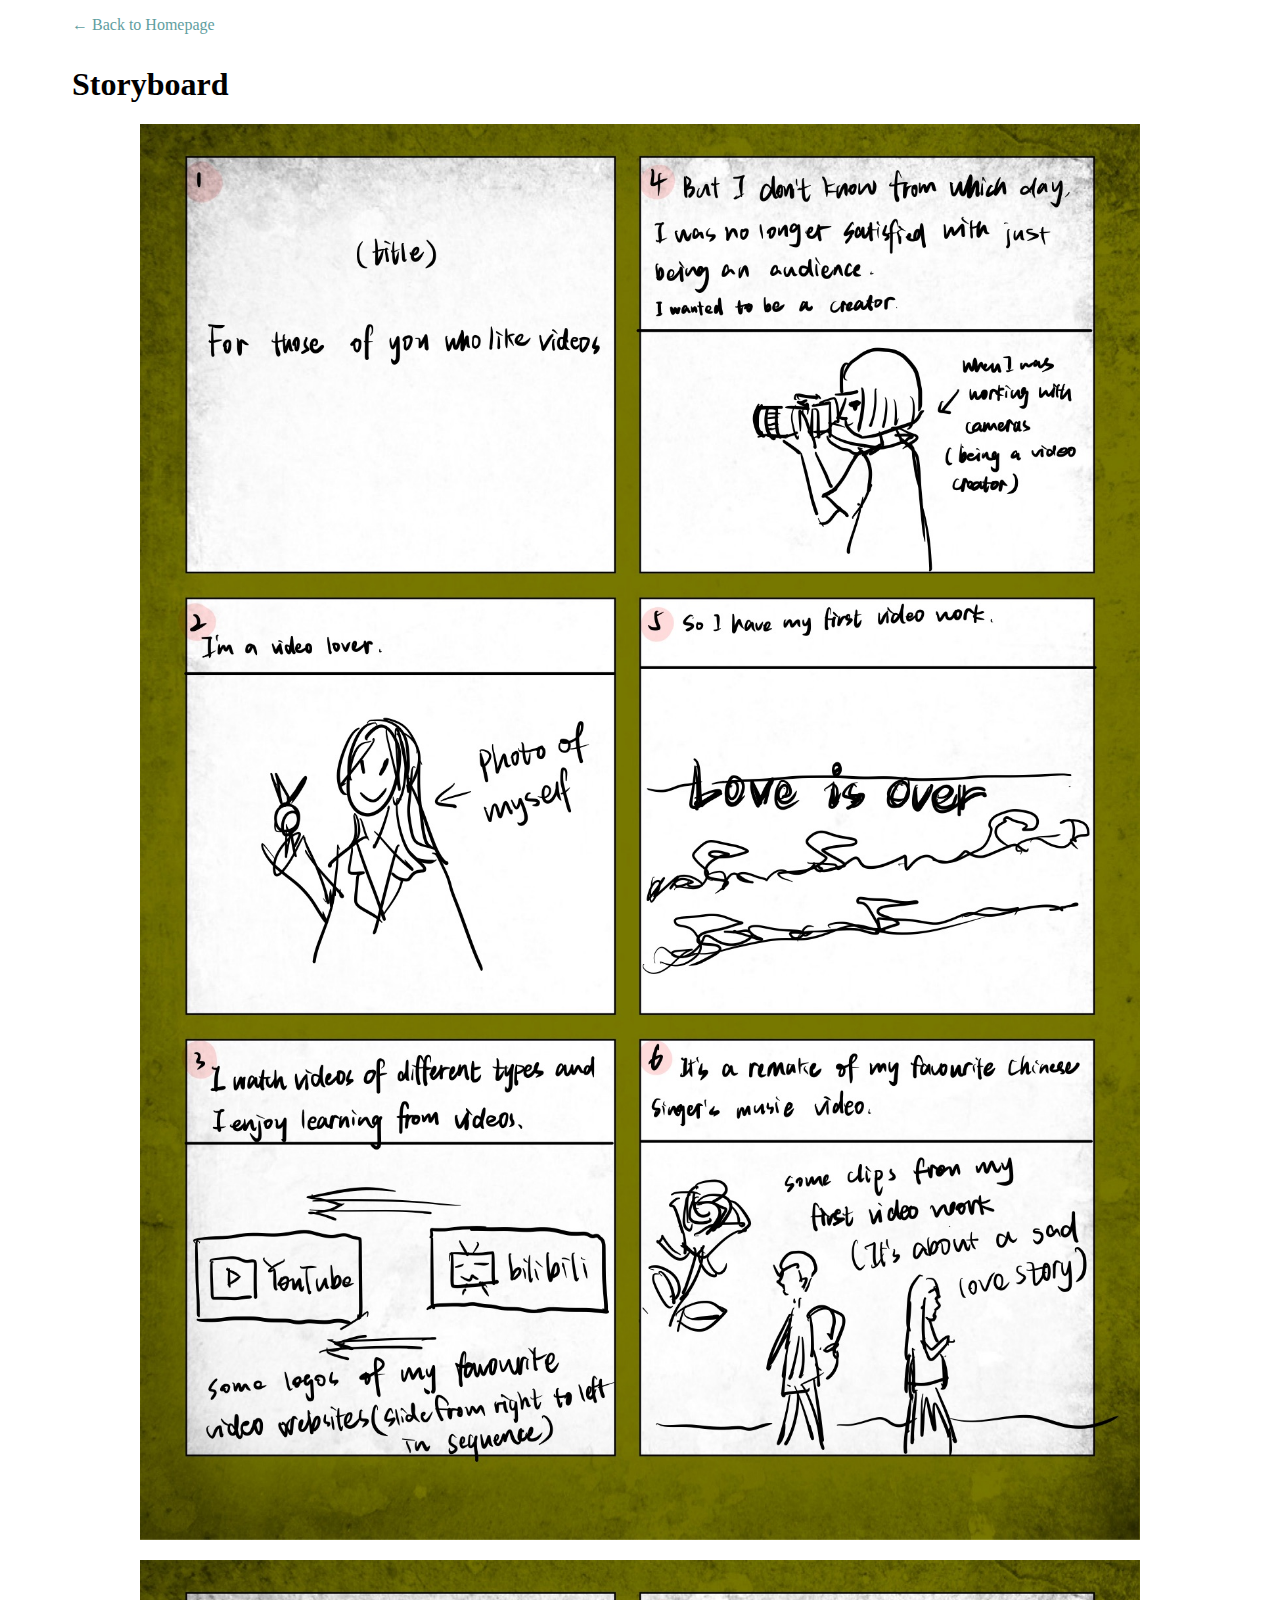
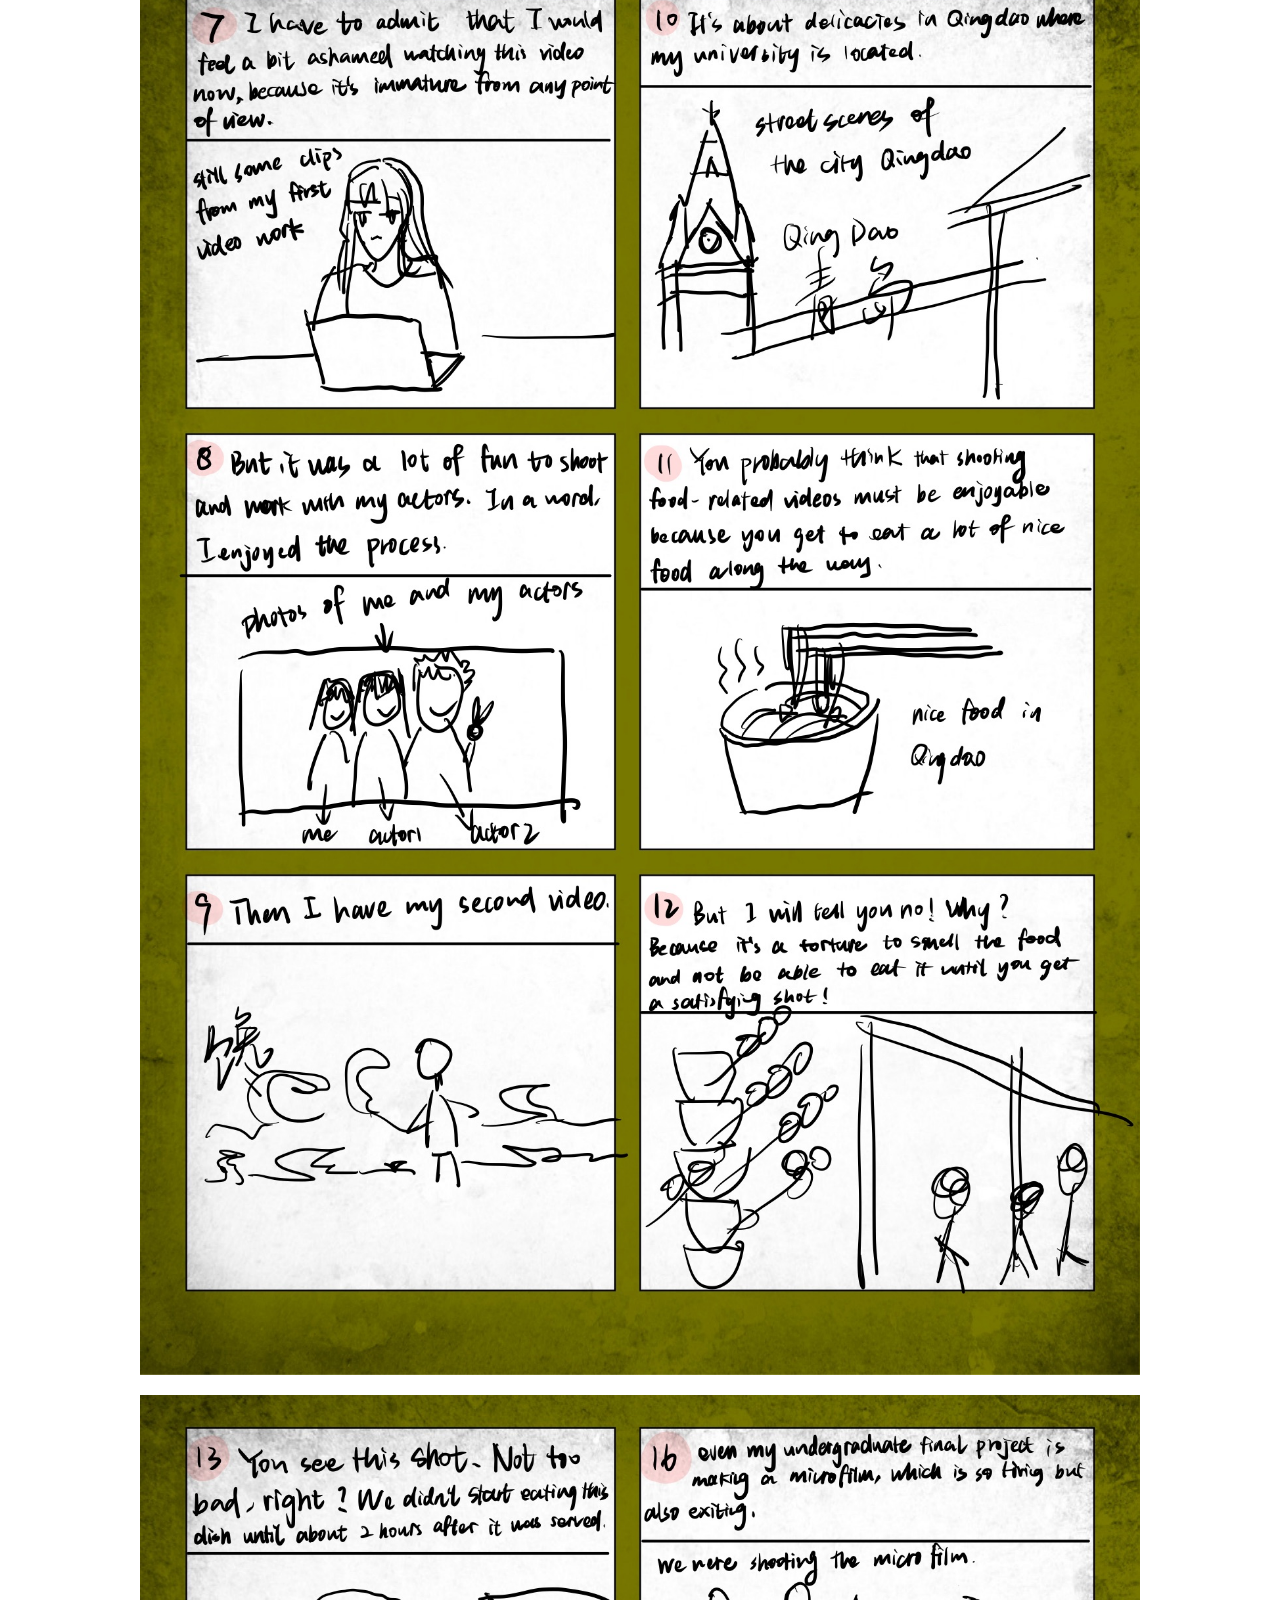
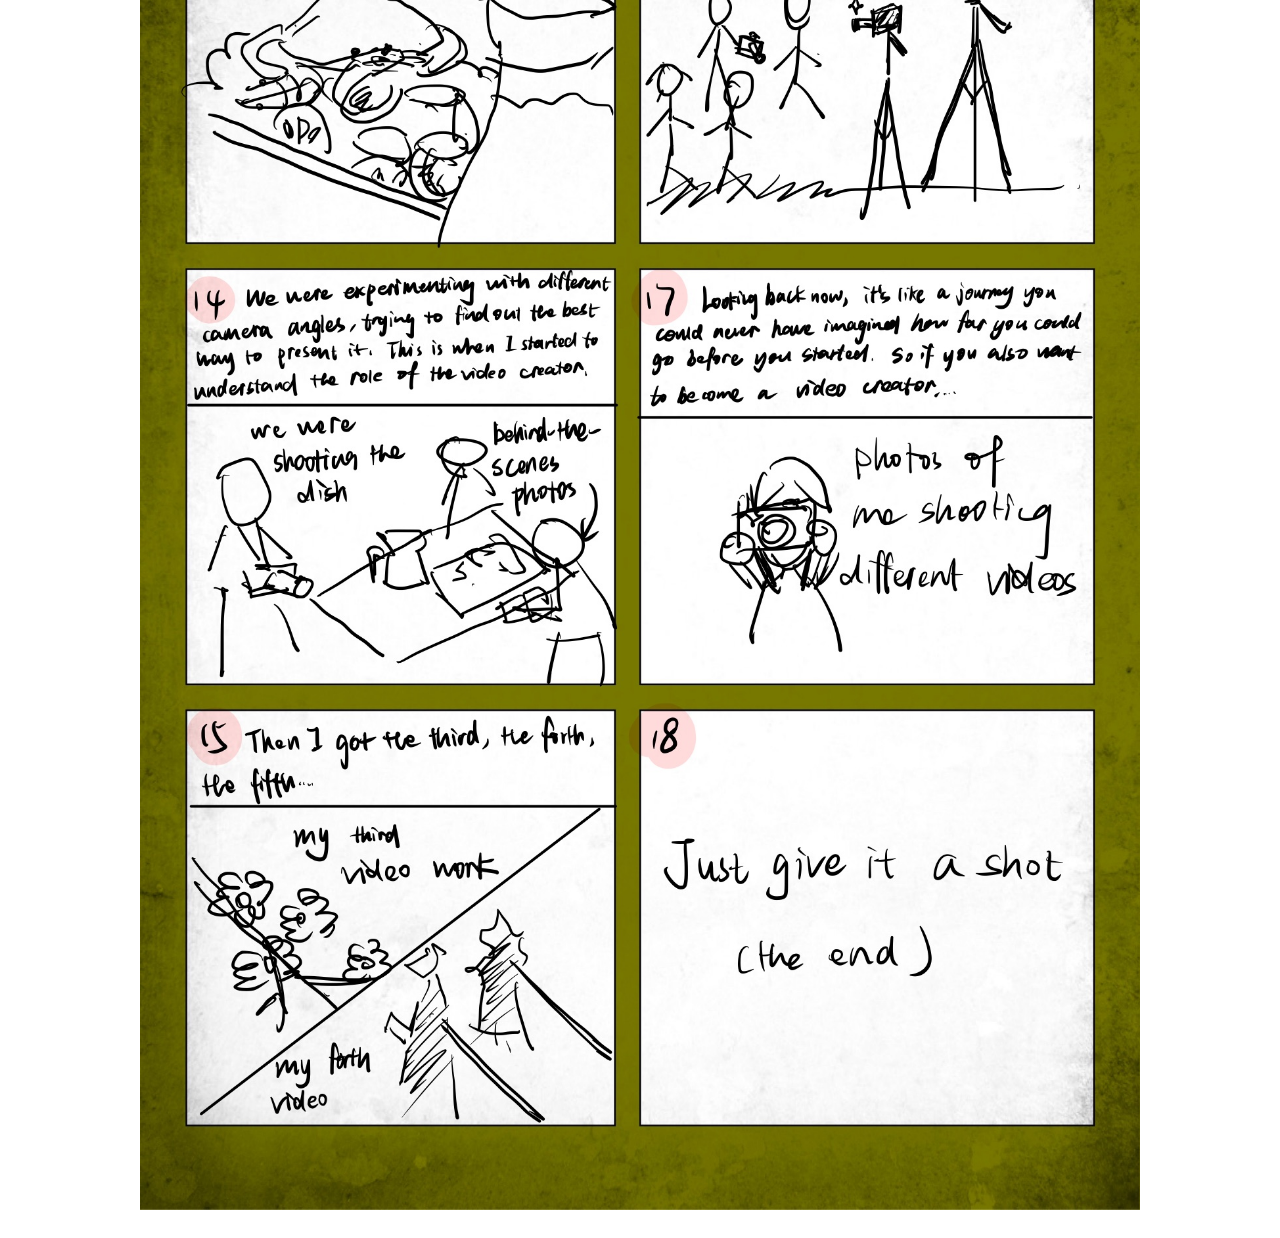
<file: storyboard.html>
<!DOCTYPE html>
<html lang="en">
<head>
    <meta charset="UTF-8">
    <meta http-equiv="X-UA-Compatible" content="IE=edge">
    <meta name="viewport" content="width=device-width, initial-scale=1.0">
    <title>Storyboard</title>
    <link rel="stylesheet" href="storyboard.css">
</head>
<body>

 <!-- This is a convenient link for visitors to go back to home page -->

 <p id="homepage"><a href="index.html">← Back to Homepage</a></p>

  <!-- These are 3 images of my storyboard  -->

<h1>Storyboard</h1>
<div id="display">
    <img src="storyboard1.jpg" alt="Image failed to load">
    <img src="storyboard2.jpg" alt="Image failed to load">
    <img src="storyboard3.jpg" alt="Image failed to load">
</div>
    

</body>
</html>
</file>
<file: top.css>
/* This is the css for the home page of my website */

/* A design for the top part of every page on my website */

#cover {
    width: 1420px;
    height: 300px;
    margin: 0.3em;
}

/* This is for the indentation of the left and right sides of the page */

#main-body {
    margin-left: 11em;
    margin-right: 11em;
    margin-bottom: 2em;
}

/* Set the font and line spacing of text in the body */

body {
    font-family: 'Lucida Sans', 'Lucida Sans Regular', 'Lucida Grande', 'Lucida Sans Unicode', Geneva, Verdana, sans-serif;
    line-height: 5ex;
}


/* This is for formatting the navigation */


/* To temporarily hide the drop-down menus */

#navigation {
    overflow: hidden;
    background-color: slategray;
  }


#navigation a {
    float: left;
    font-size: 16px;
    color:gainsboro;
    text-align:center;
    text-decoration: none;
    height: 3em;
}

#navigation a, .btn {
    margin-left: 1em;
    margin-right: 1em;
}

.btn {
    height: 3em;
}

.dropdown {
    float: left;
}

.dropdown .btn {
    color: gainsboro;
    font-size: 16px;
    border: none;
    outline: none;
    background-color: inherit;
    font-family:inherit;
}

/* To change the color of text in navigation when the mouse is hovering */

#navigation a:hover .dropdown:hover .btn {
    color: snow;
}

/* To temporarily hide the drop-down menus and set their style */

.dropdown-menu {
    display: none;
    position: absolute;
    background-color: slategray;
    width: inherit;
    box-shadow: 0px 8px 16px 0px rgba(0,0,0,0.2);
}

/* To turn the links inside the drop-down menus into blocks and set their color and width */

.dropdown-menu a {
    display: block;
    width: inherit;
    color: gainsboro;
    text-decoration: none;

} 

/* To change the color of text in drop-down menues when the mouse is hovering */

.dropdown-menu a:hover {
    color: snow;
}

/* To make the drop-down menus to appear when the mouse is hovering */

.dropdown:hover .dropdown-menu {
    display: block;
} 


/* This is for formatting "Welcome to Xinyi's Video World" */

h1{
    color:slategray;
    font-weight:lighter;
    font-size: 45px;
    font-family:'Trebuchet MS', 'Lucida Sans Unicode', 'Lucida Grande', 'Lucida Sans', Arial, sans-serif;
    text-align: center;
}



/* This is to resize and center the social media buttons */

#socialButtons {
    text-align: center;
    color: gray;
    padding-top: 30px;
}

#socialButtons img {
    width: 30px;
    padding-left: 10px;
}

/* This is a convenient link for visitors to go back to the top of this page */

#back {
    margin-top: 20px;
    text-align: center;
}

#back a{
    text-decoration:none;
    color: cadetblue;
}

#back a:hover {
    color: rgb(164, 203, 204);
}
</file>
<file: Editing.css>
/* This is the css of the page Editing*/

  h2 {
  color: cadetblue;
  font-weight: lighter;
  font-size: 40px;
  font-family: 'Trebuchet MS', 'Lucida Sans Unicode', 'Lucida Grande', 'Lucida Sans', Arial, sans-serif;
  text-align: center;
  margin-bottom: 1.5ex;
  margin-top: 3ex;
  }

  h3 {
    font-size: 30px;
      font-family:'Trebuchet MS', 'Lucida Sans Unicode', 'Lucida Grande', 'Lucida Sans', Arial, sans-serif;
      font-weight: bold;
      color:rgb(236, 177, 1);
      text-align: left;
      margin-top: 2em;
  }

  h4 {
    font-size: 20px;
      font-family:'Trebuchet MS', 'Lucida Sans Unicode', 'Lucida Grande', 'Lucida Sans', Arial, sans-serif;
      font-weight: bold;
      color:rgb(168, 74, 1);
      text-align: left;
      margin-top: 1em;
  }

  h5 {
    font-size: 18px;
      font-weight: bold;
      color:rgb(0, 0, 0);
      text-align: center;
      margin-top: 1em;
  }

  /* Make 4 information cards with grey background and shadow */

  * {
    box-sizing: border-box;
  }
  
  /* Float four columns side by side */
  .column {
    float: left;
    width: 262.5px;
    height: 406px;
    padding-bottom: 30px;
    padding-left: 10px;
    padding-right: 10px;
  }
  
  /* Remove extra left and right margins, due to padding in columns */
  .row {margin: 0 -5px;}
  
  /* Clear floats after the columns */
  .row:after {
    content: "";
    display: table;
    clear: both;
  }
  
  /* Style the counter cards */
  .card {
    box-shadow: 0 4px 8px 0 rgba(0, 0, 0, 0.2); /* this adds the "card" effect */
    padding: 16px;
    text-align: center;
    background-color: #f1f1f1;
    color:black;
    font-size: 10px;
    
  }

  .cardText {
    line-height: 20px;
    text-align: left;
    width: 218px;
    height: 190px;
  }


  .arrow {
    border: solid black;
    border-width: 0 3px 3px 0;
    display: inline-block;
    padding: 3px;
  }
  
  .right {
    transform: rotate(-45deg);
    -webkit-transform: rotate(-45deg);
  }


  /* This is a button to toggle mode for the page */

  body {
  background-color: white;
  color: black;
  }

  .dark-mode {
  background-color: black;
  color: white;
  }


  #buttonSection {
  text-align: center;
  padding-bottom: 0px;
  padding-top: 1px;
  }


  .btn2 {
  background-color: #ffa23e;
  border: none;
  border-radius: 4px;
  box-shadow: 0 8px 16px 0 rgba(0,0,0,0.2), 0 6px 20px 0 rgba(0,0,0,0.19);
  color: white;
  padding: 10px 20px;
  text-align: center;
  text-decoration:none;
  display: inline-block;
  font-size: 10px;
  font-weight: 450;
  }

  .btn2:hover {
  background-color: #fbc78f;
  }
</file>
<file: passion.css>
/* This is the css for the page of Me and My Passion */

/* This is for formatting the section of About Me & My Passion */

h2 {
    color: cadetblue;
    font-weight: lighter;
    font-size: 30px;
    font-family: 'Trebuchet MS', 'Lucida Sans Unicode', 'Lucida Grande', 'Lucida Sans', Arial, sans-serif;
    text-align: center;
    margin-bottom: 3ex;
    margin-top: 3ex;
}

#greeting {
    font-weight: lighter;
    font-size: 20px;
}

#myphoto img {
    float: left;
    width: 280px;
    margin-right: 5ex;
}

/* This is for formatting the section of Mission Statement */

#mission {
    font-size: 20px;
    color: lightslategrey;
}

.text-li {
    color: rgb(37, 151, 163);
    text-indent: 4ex;
}

.clear {
    clear: left;
}

.photos1-5 img {
    float: left;
    width: 192px;
    margin: 0.5em 0.5em;
}

/* This is a convenient link for visitors to go back to the top of this page */

#back {
    margin-top: 5em;
    text-align: center;
}

#back a {
    text-decoration: none;
    color: cadetblue;
}

#back a:hover {
    color: rgb(164, 203, 204);
}

/* This is a button to toggle mode for the page */


body {
    background-color: white;
    color: black;
}

.dark-mode {
    background-color: black;
    color: white;
  }


#buttonSection {
    text-align: center;
    padding-bottom: 0px;
    padding-top: 1px;
}


.btn2 {
    background-color: #ffa23e;
    border: none;
    border-radius: 4px;
    box-shadow: 0 8px 16px 0 rgba(0,0,0,0.2), 0 6px 20px 0 rgba(0,0,0,0.19);
    color: white;
    padding: 10px 20px;
    text-align: center;
    text-decoration:none;
    display: inline-block;
    font-size: 10px;
    font-weight: 450;
  }

  .btn2:hover {
    background-color: #fbc78f;
  }
</file>
<file: shooting.css>
/* The CSS of Shooting page */

h2 {
  color: cadetblue;
  font-weight: lighter;
  font-size: 40px;
  font-family: 'Trebuchet MS', 'Lucida Sans Unicode', 'Lucida Grande', 'Lucida Sans', Arial, sans-serif;
  text-align: center;
  margin-bottom: 1.5ex;
  margin-top: 3ex;
  }

h3 {
  font-size: 30px;
  font-family:'Trebuchet MS', 'Lucida Sans Unicode', 'Lucida Grande', 'Lucida Sans', Arial, sans-serif;
  font-weight: bold;
  color:rgb(236, 177, 1);
  text-align: left;
  margin-top: 2em;
  }

h4 {
  font-size: 20px;
  font-family:'Trebuchet MS', 'Lucida Sans Unicode', 'Lucida Grande', 'Lucida Sans', Arial, sans-serif;
  font-weight: bold;
  color:rgb(168, 74, 1);
  text-align: left;
  margin-top: 1em;
  }

h5 {
  color: rgb(255, 255, 255);
  font-weight: lighter;
  font-size: 35px;
  text-align: center;
  margin-bottom: 1.5ex;
  margin-top: 1ex;
  }

/* The flip card container */
.flip-card {
    background-color: transparent;
    width: 572px;
    height: 430px;
    perspective: 1000px; /* 3D effect */
    float: right;
    padding-right: 80px;
  }
  
/* This container is needed to position the front and back side */
.flip-card-inner {
    position: relative;
    width: 100%;
    height: 100%;
    text-align: center;
    transition: transform 0.8s;
    transform-style: preserve-3d;
  }
  
/* Do an horizontal flip when you move the mouse over the flip box container */
.flip-card:hover .flip-card-inner {
    transform: rotateY(180deg);
  }
  
/* Position the front and back side */
.flip-card-front, .flip-card-back {
    position: absolute;
    width: 100%;
    height: 100%;
    -webkit-backface-visibility: hidden; /* Safari */
    backface-visibility: hidden;
  }
  
/* Style the front side */
.flip-card-front {
    background-color: #bbb;
    color: black;
  }
  
/* Style the back side */
.flip-card-back {
    background-color: dodgerblue;
    color: white;
    transform: rotateY(180deg);
  }

/* An unordered list */
#shotsTypes li {
    padding-top: 20px;
  }


.clear {
    clear: right;
}

/* The expanding grid: a row of buttons */
.column {
    float: left;
    width: 150px;
    padding: 1px;
    text-align: center;
    font-size: 15px;
    cursor: pointer;
    color: white;
  }

/* The expanding grid: each button */
.containerTab {
    width: 1024px;
    padding: 20px;
    color: white;
  }
  
/* Clear floats after the columns */
.row:after {
    content: "";
    display: table;
    clear: both;
  }
  
/* Closable button inside the image */
.closebtn {
    float: right;
    color: white;
    font-size: 35px;
    cursor: pointer;
  }

#bookCover img {
    float: left;
    width: 450px;
    margin-right: 40px;
    margin-top: 40px;
}

#twoVideos {
    text-align: center;
}


/* This is a button to toggle mode for the page */

body {
  background-color: white;
  color: black;
}

.dark-mode {
  background-color: black;
  color: white;
}

#buttonSection {
  text-align: center;
  padding-bottom: 0px;
  padding-top: 1px;
}

.btn2 {
  background-color: #ffa23e;
  border: none;
  border-radius: 4px;
  box-shadow: 0 8px 16px 0 rgba(0,0,0,0.2), 0 6px 20px 0 rgba(0,0,0,0.19);
  color: white;
  padding: 10px 20px;
  text-align: center;
  text-decoration:none;
  display: inline-block;
  font-size: 10px;
  font-weight: 450;
}

.btn2:hover {
  background-color: #fbc78f;
}
</file>
<file: sourcelog.css>
/* My sourselog formatting */

/* This is a convenient link for visitors to go back to home page */

#homepage {
    text-align: left;
    text-indent: 4em;
    margin-bottom: 2em;
}

#homepage a {
    text-decoration:none;
    color: cadetblue;
}

/* To change the color of the link when the mouse is hovering */

#homepage a:hover {
    color: rgb(164, 203, 204);
}


h1 {
    text-indent: 2em;
}

h2 {
    text-align: center;
    margin-bottom: 3em;
}

/* This is the section of 2 tables */

caption {
    font-size: 16pt;
    font-weight: bold;
    color: black;
    margin-bottom: 1em;
}

table {
    border-radius: 2em;
    border-width: 10em;
    width: 90%;
    margin: 0px auto;
    margin-bottom: 3em;
    }

table, td, th{
    border: 0.5px solid gray;
    border-collapse: collapse;
}

/* To set the internal space in the cells of the table */

th, td{
    padding: 2px 10px 2px 10px;
    border-width: 2pt}

#t1 th{background-color: lightblue;}

#t2 th{background-color:pink;}
</file>
<file: storyboard.css>
/* My Storyboard formatting */

/* This is a convenient link for visitors to go back to home page */

#homepage {
    text-align: left;
    text-indent: 4em;
    margin-bottom: 2em;
}

#homepage a {
    text-decoration:none;
    color: cadetblue;
}

/* To change the color of the link when the mouse is hovering */

#homepage a:hover {
    color: rgb(164, 203, 204);
}


h1 {
    text-indent: 2em;
}

/* This is to resize the image to the right size */

#display img {
    width: 1000px;
    margin-bottom: 1em;
}

/* This is to center the 3 images of my storyboard */

#display {
    text-align: center;
}
</file>
